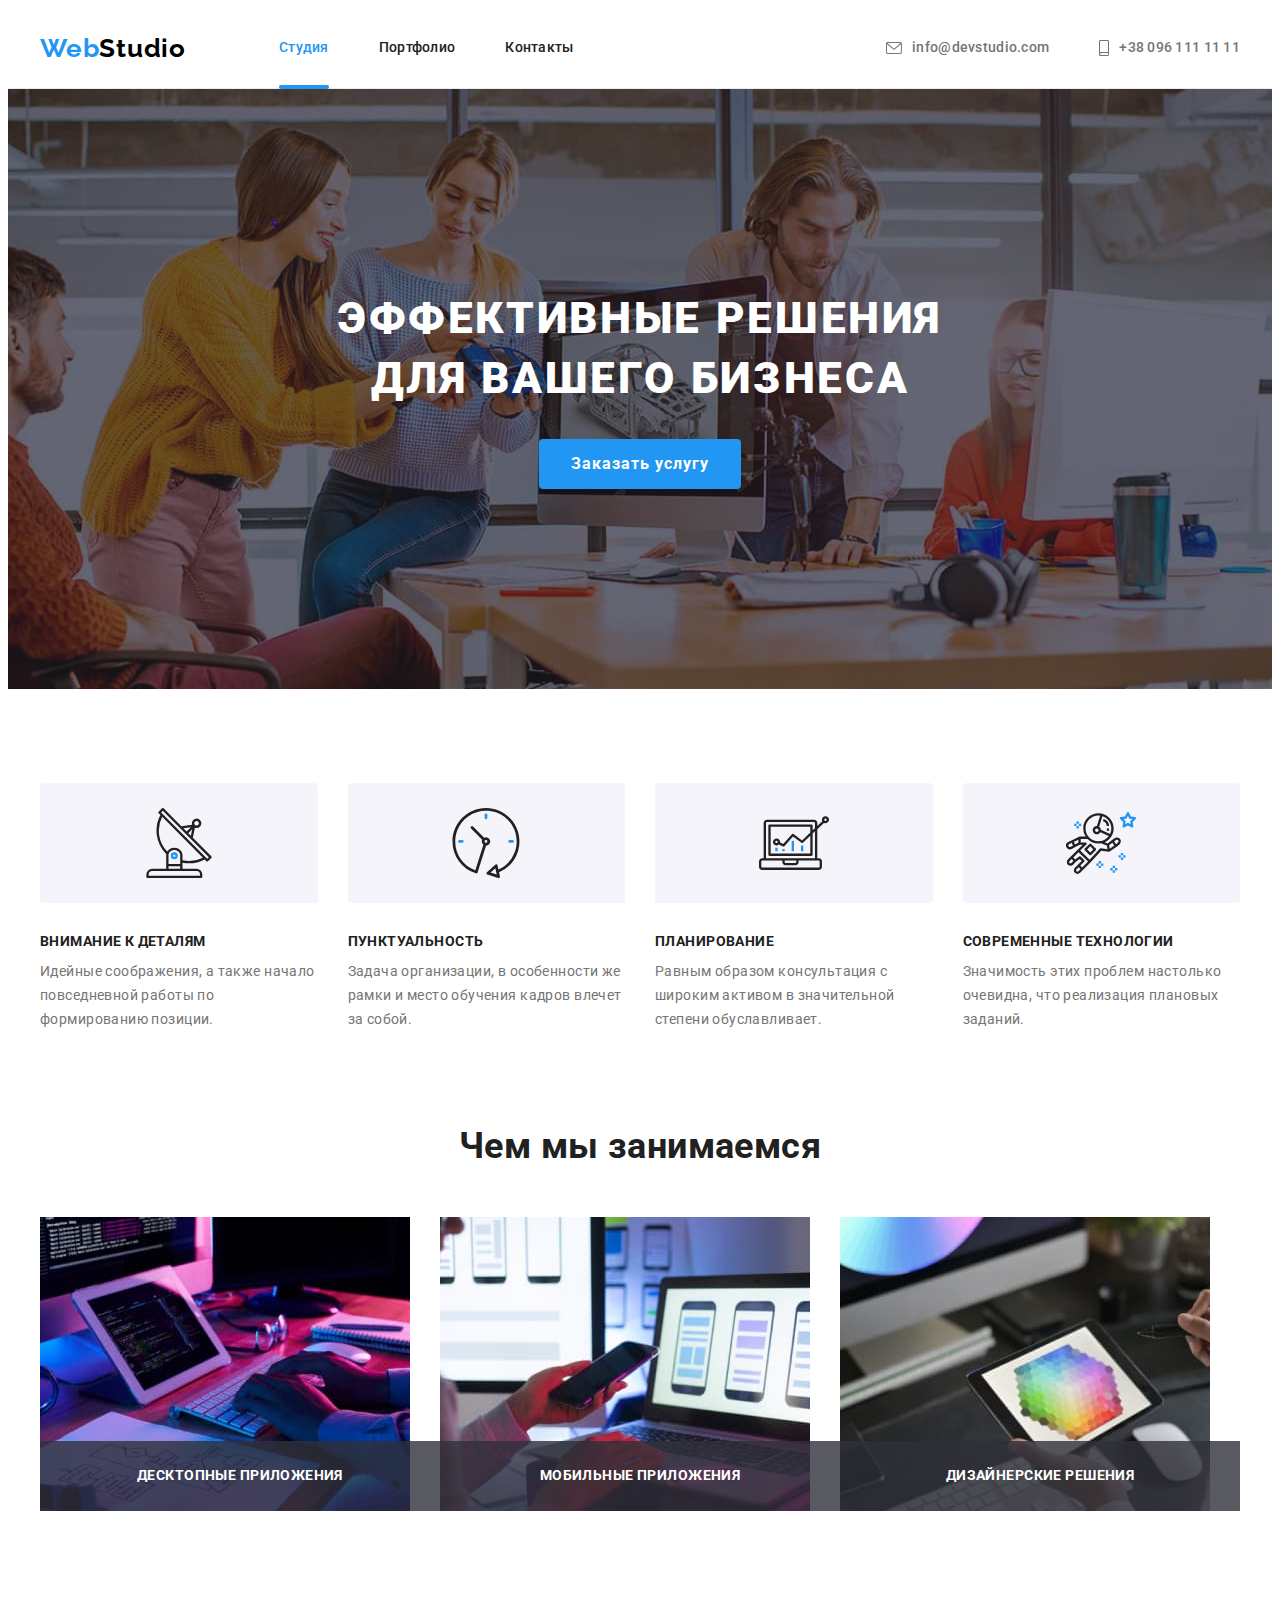
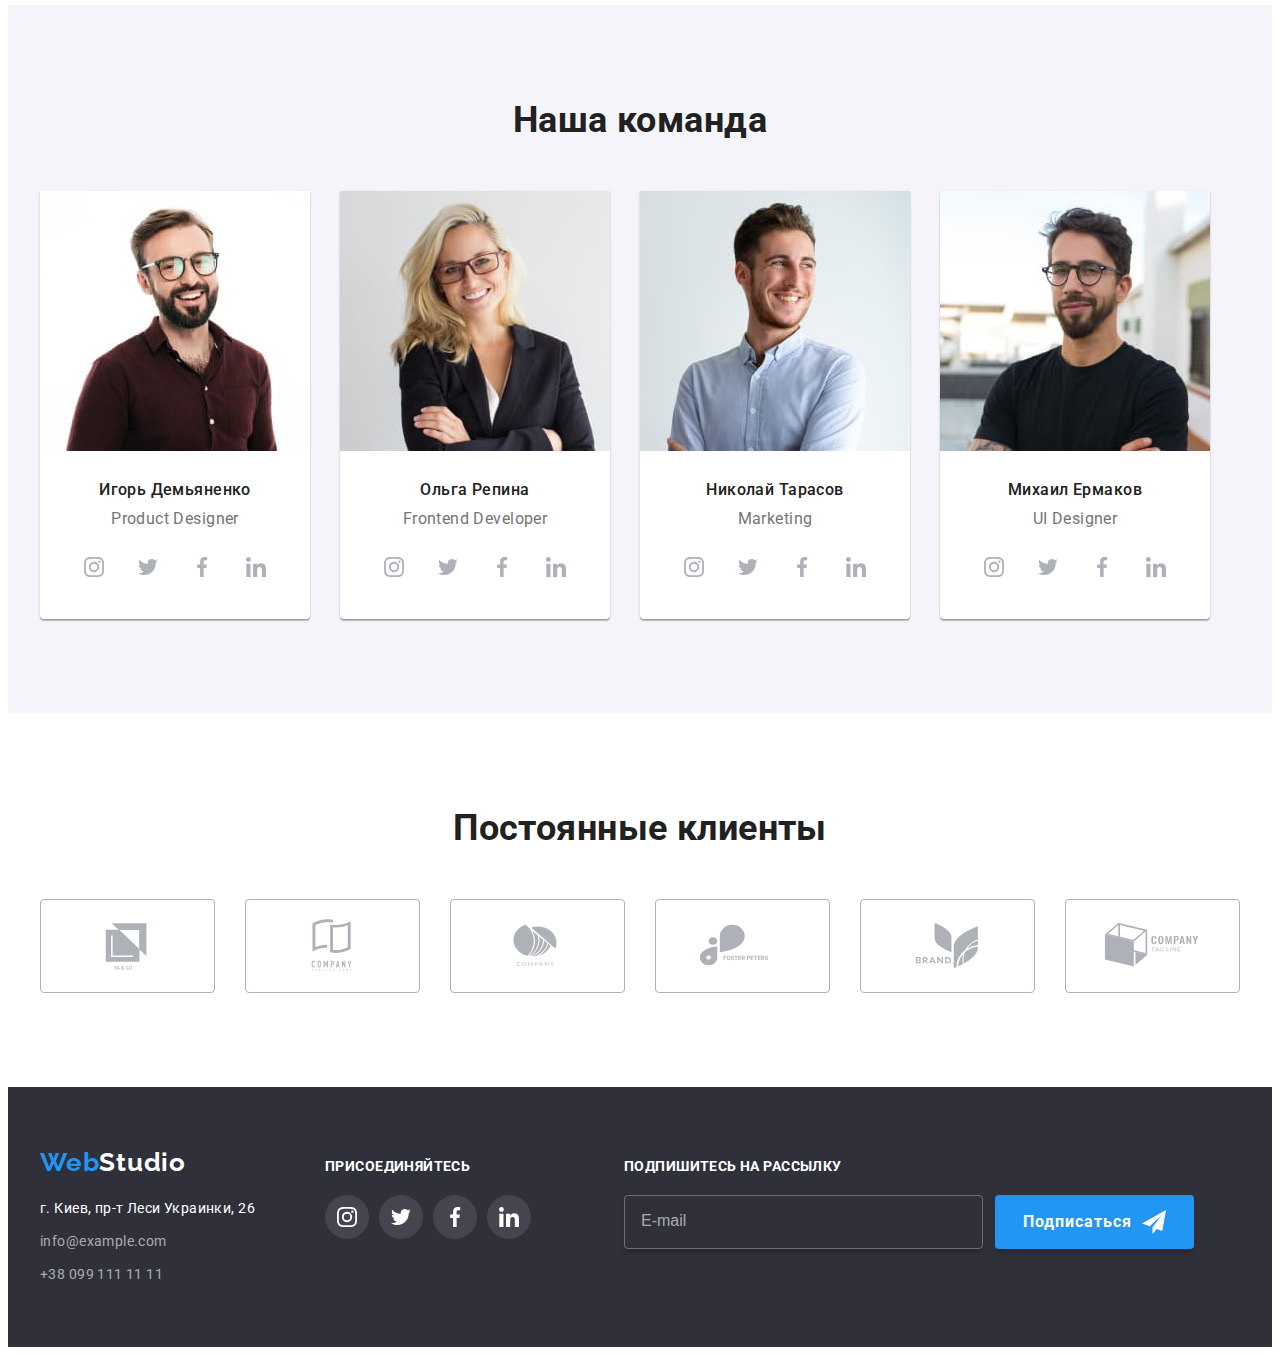
<file: index.html>
<!DOCTYPE html>
<html lang="ru">
  <head>
    <meta charset="UTF-8" />
    <meta http-equiv="X-UA-Compatible" content="IE=edge" />
    <meta name="viewport" content="width=device-width, initial-scale=1.0, user-scalable=no" />
    <title>Студия</title>
    <!-- FONTS -->
    <link rel="preconnect" href="https://fonts.googleapis.com" />
    <link rel="preconnect" href="https://fonts.gstatic.com" crossorigin />
    <link
      href="https://fonts.googleapis.com/css2?family=Raleway:wght@700&family=Roboto:wght@400;500;700;900&display=swap"
      rel="stylesheet"
    />
    <!-- NORMALIZATION -->
    <link
      rel="stylesheet"
      href="https://cdnjs.cloudflare.com/ajax/libs/modern-normalize/1.1.0/modern-normalize.min.css"
      integrity="sha512-wpPYUAdjBVSE4KJnH1VR1HeZfpl1ub8YT/NKx4PuQ5NmX2tKuGu6U/JRp5y+Y8XG2tV+wKQpNHVUX03MfMFn9Q=="
      crossorigin="anonymous"
      referrerpolicy="no-referrer"
    />
    <!-- CSS -->
    <link rel="stylesheet" href="./css/main.min.css" />
    <!-- JS -->
    <script src="./js/mobile-menu.js" type="module" defer></script>
    <script src="./js/modal.js" type="module" defer></script>
  </head>

  <body>
    <!-- HEADER -->
    <header id="header" class="header">
      <div class="header__container container">
        <!-- NAVIGATION -->
        <nav class="header__nav">
          <a class="header__logo logo" href="./index.html" lang="en">
            Web<span class="logo__second-word">Studio</span>
          </a>
          <ul class="header__pages">
            <li class="header__page">
              <a class="header__page-link header__page-link--active-page" href="./index.html"
                >Студия</a
              >
            </li>

            <li class="header__page">
              <a class="header__page-link" href="./portfolio.html">Портфолио</a>
            </li>

            <li class="header__page">
              <a class="header__page-link" href="./">Контакты</a>
            </li>
          </ul>
        </nav>

        <!-- MENU BUTTON -->
        <button id="toggle-menu" class="header__toggle-menu-button" type="button">
          <svg class="header__button-icon" width="40" height="40">
            <use
              class="header__button-icon-open"
              href="./images/decoration/icons.svg#menu-open"
            ></use>
            <use
              class="header__button-icon-close"
              href="./images/decoration/icons.svg#menu-close"
            ></use>
          </svg>
        </button>

        <!-- CONTACTS -->
        <ul class="header__contacts">
          <li class="header__contact">
            <a class="header__contact-link" href="mailto:info@devstudio.com">
              <svg width="16" height="12" class="header__contact-icon">
                <use href="./images/decoration/icons.svg#envelope"></use>
              </svg>
              info@devstudio.com
            </a>
          </li>

          <li class="header__contact">
            <a class="header__contact-link" href="tel:+380961111111">
              <svg width="10" height="16" class="header__contact-icon">
                <use href="./images/decoration/icons.svg#phone"></use>
              </svg>
              +38 096 111 11 11
            </a>
          </li>
        </ul>

        <!-- SOCIALS -->
        <ul class="header__company-socials">
          <li class="header__social-item">
            <a
              href="https://www.instagram.com"
              class="header__social-link"
              target="_blank"
              rel="noopener noreferrer"
              aria-label="Ссылка на аккаунт в инстаграме"
              >Instagram
            </a>
          </li>
          <li class="header__social-item">
            <a
              href="https://www.twitter.com"
              class="header__social-link"
              target="_blank"
              rel="noopener noreferrer"
              aria-label="Ссылка на аккаунт в твиттере"
            >
              Twitter
            </a>
          </li>
          <li class="header__social-item">
            <a
              href="https://www.facebook.com"
              class="header__social-link"
              target="_blank"
              rel="noopener noreferrer"
              aria-label="Ссылка на аккаунт в фейсбуке"
            >
              Facebook
            </a>
          </li>
          <li class="header__social-item">
            <a
              href="https://www.linkedin.com"
              class="header__social-link"
              target="_blank"
              rel="noopener noreferrer"
              aria-label="Ссылка на аккаунт в линкедин"
              >LinkedIn</a
            >
          </li>
        </ul>
      </div>
    </header>

    <!-- MAIN -->
    <main>
      <!-- HERO -->
      <section class="section-hero">
        <div class="container">
          <h1 class="section-hero__section-title">Эффективные решения для вашего бизнеса</h1>
          <button id="section-hero__button" class="section-hero__button" type="button">
            Заказать услугу
          </button>
        </div>
      </section>

      <section class="section-advantages">
        <div class="container">
          <h2 class="section-advantages__section-title">Наши преимущества</h2>
          <ul class="section-advantages__advantages-list">
            <li class="section-advantages__advantage">
              <div class="section-advantages__icon-wrapper">
                <svg class="section-advantages__icon" width="70" height="70">
                  <use href="./images/decoration/icons.svg#antenna"></use>
                </svg>
              </div>
              <h3 class="section-advantages__subtitle">Внимание к деталям</h3>
              <p class="section-advantages__text">
                Идейные соображения, а также начало повседневной работы по формированию позиции.
              </p>
            </li>

            <li class="section-advantages__advantage">
              <div class="section-advantages__icon-wrapper">
                <svg class="section-advantages__icon" width="70" height="70">
                  <use href="./images/decoration/icons.svg#clock"></use>
                </svg>
              </div>
              <h3 class="section-advantages__subtitle">Пунктуальность</h3>
              <p class="section-advantages__text">
                Задача организации, в особенности же рамки и место обучения кадров влечет за собой.
              </p>
            </li>

            <li class="section-advantages__advantage">
              <div class="section-advantages__icon-wrapper">
                <svg class="section-advantages__icon" width="70" height="70">
                  <use href="./images/decoration/icons.svg#diagram"></use>
                </svg>
              </div>
              <h3 class="section-advantages__subtitle">Планирование</h3>
              <p class="section-advantages__text">
                Равным образом консультация с широким активом в значительной степени обуславливает.
              </p>
            </li>

            <li class="section-advantages__advantage">
              <div class="section-advantages__icon-wrapper">
                <svg class="section-advantages__icon" width="70" height="70">
                  <use href="./images/decoration/icons.svg#astronaut"></use>
                </svg>
              </div>
              <h3 class="section-advantages__subtitle">Современные технологии</h3>
              <p class="section-advantages__text">
                Значимость этих проблем настолько очевидна, что реализация плановых заданий.
              </p>
            </li>
          </ul>
        </div>
      </section>

      <section class="section-services">
        <div class="container">
          <h2 class="section-services__section-title">Чем мы занимаемся</h2>
          <ul class="section-services__services-list">
            <li class="section-services__service">
              <div class="section-services__img-wrapper">
                <img
                  class="section-services__img"
                  srcset="
                    ./images/content/our-work/whatwedo_1.jpg    1x,
                    ./images/content/our-work/whatwedo_1@2x.jpg 2x
                  "
                  src="./images/content/our-work/whatwedo_1.jpg"
                  alt="Человек набирает текст на планшете за рабочим столом"
                  width="370"
                  height="294"
                />
                <h3 class="section-services__img-description">Десктопные приложения</h3>
              </div>
            </li>
            <li class="section-services__service">
              <div class="section-services__img-wrapper">
                <img
                  class="section-services__img"
                  srcset="
                    ./images/content/our-work/whatwedo_2.jpg    1x,
                    ./images/content/our-work/whatwedo_2@2x.jpg 2x
                  "
                  src="./images/content/our-work/whatwedo_2.jpg"
                  alt="Человек работает за ноутбуком"
                  width="370"
                  height="294"
                />
                <h3 class="section-services__img-description">Мобильные приложения</h3>
              </div>
            </li>
            <li class="section-services__service">
              <div class="section-services__img-wrapper">
                <img
                  class="section-services__img"
                  srcset="
                    ./images/content/our-work/whatwedo_3.jpg    1x,
                    ./images/content/our-work/whatwedo_3@2x.jpg 2x
                  "
                  src="./images/content/our-work/whatwedo_3.jpg"
                  alt="Человек рассматривает цветовую палитру на планшете"
                  width="370"
                  height="294"
                />
                <h3 class="section-services__img-description">Дизайнерские решения</h3>
              </div>
            </li>
          </ul>
        </div>
      </section>

      <section class="section-team">
        <div class="container">
          <h2 class="section-team__section-title">Наша команда</h2>
          <ul class="section-team__team-list">
            <li class="section-team__card">
              <div class="section-team__img-wrapper">
                <img
                  class="section-team__photo"
                  srcset="
                    ./images/content/team/employee_1_270.jpg    270w,
                    ./images/content/team/employee_1_354.jpg    354w,
                    ./images/content/team/employee_1_450.jpg    450w,
                    ./images/content/team/employee_1_450@2x.jpg 900w
                  "
                  sizes="(min-width: 1200px) 270px, (min-width: 768px) 354px, 450px"
                  src="./images/content/team/employee_1_270.jpg"
                  alt="Улыбающийся мужчина в очках"
                  width="270"
                  height="260"
                />
              </div>
              <div class="section-team__card-meta">
                <h3 class="section-team__meta-subtitle">Игорь Демьяненко</h3>
                <p class="section-team__meta-description" lang="en">Product Designer</p>

                <ul class="socials">
                  <li class="socials__social">
                    <a
                      href="https://www.instagram.com"
                      class="socials__link"
                      target="_blank"
                      rel="noopener noreferrer"
                      aria-label="Ссылка на аккаунт в инстаграме"
                    >
                      <svg
                        class="socials__icon"
                        width="20"
                        height="20"
                        aria-label="Ссылка на аккаунт в инстаграме"
                      >
                        <use href="./images/decoration/icons.svg#logo-instagram"></use>
                      </svg>
                    </a>
                  </li>
                  <li class="socials__social">
                    <a
                      href="https://www.twitter.com"
                      class="socials__link"
                      target="_blank"
                      rel="noopener noreferrer"
                      aria-label="Ссылка на аккаунт в твиттере"
                    >
                      <svg class="socials__icon" width="20" height="20">
                        <use href="./images/decoration/icons.svg#logo-twitter"></use>
                      </svg>
                    </a>
                  </li>
                  <li class="socials__social">
                    <a
                      href="https://www.facebook.com"
                      class="socials__link"
                      target="_blank"
                      rel="noopener noreferrer"
                      aria-label="Ссылка на аккаунт в фейсбуке"
                    >
                      <svg class="socials__icon" width="20" height="20">
                        <use href="./images/decoration/icons.svg#logo-facebook"></use>
                      </svg>
                    </a>
                  </li>
                  <li class="socials__social">
                    <a
                      href="https://www.linkedin.com"
                      class="socials__link"
                      target="_blank"
                      rel="noopener noreferrer"
                      aria-label="Ссылка на аккаунт в линкедин"
                    >
                      <svg class="socials__icon" width="20" height="20">
                        <use href="./images/decoration/icons.svg#logo-linkedin"></use>
                      </svg>
                    </a>
                  </li>
                </ul>
              </div>
            </li>

            <li class="section-team__card">
              <div class="section-team__img-wrapper">
                <img
                  class="section-team__photo"
                  srcset="
                    ./images/content/team/employee_2_270.jpg    270w,
                    ./images/content/team/employee_2_354.jpg    354w,
                    ./images/content/team/employee_2_450.jpg    450w,
                    ./images/content/team/employee_2_450@2x.jpg 900w
                  "
                  sizes="(min-width: 1200px) 270px, (min-width: 768px) 354px, 450px"
                  src="./images/content/team/employee_2_270.jpg"
                  alt="Улыбающаяся женщина в очках"
                  width="270"
                  height="260"
                />
              </div>
              <div class="section-team__card-meta">
                <h3 class="section-team__meta-subtitle">Ольга Репина</h3>
                <p class="section-team__meta-description" lang="en">Frontend Developer</p>

                <ul class="socials">
                  <li class="socials__social">
                    <a
                      href="https://www.instagram.com"
                      class="socials__link"
                      target="_blank"
                      rel="noopener noreferrer"
                      aria-label="Ссылка на аккаунт в инстаграме"
                    >
                      <svg
                        class="socials__icon"
                        width="20"
                        height="20"
                        aria-label="Ссылка на аккаунт в инстаграме"
                      >
                        <use href="./images/decoration/icons.svg#logo-instagram"></use>
                      </svg>
                    </a>
                  </li>
                  <li class="socials__social">
                    <a
                      href="https://www.twitter.com"
                      class="socials__link"
                      target="_blank"
                      rel="noopener noreferrer"
                      aria-label="Ссылка на аккаунт в твиттере"
                    >
                      <svg class="socials__icon" width="20" height="20">
                        <use href="./images/decoration/icons.svg#logo-twitter"></use>
                      </svg>
                    </a>
                  </li>
                  <li class="socials__social">
                    <a
                      href="https://www.facebook.com"
                      class="socials__link"
                      target="_blank"
                      rel="noopener noreferrer"
                      aria-label="Ссылка на аккаунт в фейсбуке"
                    >
                      <svg class="socials__icon" width="20" height="20">
                        <use href="./images/decoration/icons.svg#logo-facebook"></use>
                      </svg>
                    </a>
                  </li>
                  <li class="socials__social">
                    <a
                      href="https://www.linkedin.com"
                      class="socials__link"
                      target="_blank"
                      rel="noopener noreferrer"
                      aria-label="Ссылка на аккаунт в линкедине"
                    >
                      <svg class="socials__icon" width="20" height="20">
                        <use href="./images/decoration/icons.svg#logo-linkedin"></use>
                      </svg>
                    </a>
                  </li>
                </ul>
              </div>
            </li>

            <li class="section-team__card">
              <div class="section-team__img-wrapper">
                <img
                  class="section-team__photo"
                  srcset="
                    ./images/content/team/employee_3_270.jpg    270w,
                    ./images/content/team/employee_3_354.jpg    354w,
                    ./images/content/team/employee_3_450.jpg    450w,
                    ./images/content/team/employee_3_450@2x.jpg 900w
                  "
                  sizes="(min-width: 1200px) 270px, (min-width: 768px) 354px, 450px"
                  src="./images/content/team/employee_3_270.jpg"
                  alt="Улыбающийся мужчина"
                  width="270"
                  height="260"
                />
              </div>
              <div class="section-team__card-meta">
                <h3 class="section-team__meta-subtitle">Николай Тарасов</h3>
                <p class="section-team__meta-description" lang="en">Marketing</p>

                <ul class="socials">
                  <li class="socials__social">
                    <a
                      href="https://www.instagram.com"
                      class="socials__link"
                      target="_blank"
                      rel="noopener noreferrer"
                      aria-label="Ссылка на аккаунт в инстаграме"
                    >
                      <svg
                        class="socials__icon"
                        width="20"
                        height="20"
                        aria-label="Ссылка на аккаунт в инстаграме"
                      >
                        <use href="./images/decoration/icons.svg#logo-instagram"></use>
                      </svg>
                    </a>
                  </li>
                  <li class="socials__social">
                    <a
                      href="https://www.twitter.com"
                      class="socials__link"
                      target="_blank"
                      rel="noopener noreferrer"
                      aria-label="Ссылка на аккаунт в твиттере"
                    >
                      <svg class="socials__icon" width="20" height="20">
                        <use href="./images/decoration/icons.svg#logo-twitter"></use>
                      </svg>
                    </a>
                  </li>
                  <li class="socials__social">
                    <a
                      href="https://www.facebook.com"
                      class="socials__link"
                      target="_blank"
                      rel="noopener noreferrer"
                      aria-label="Ссылка на аккаунт в фейсбуке"
                    >
                      <svg class="socials__icon" width="20" height="20">
                        <use href="./images/decoration/icons.svg#logo-facebook"></use>
                      </svg>
                    </a>
                  </li>
                  <li class="socials__social">
                    <a
                      href="https://www.linkedin.com"
                      class="socials__link"
                      target="_blank"
                      rel="noopener noreferrer"
                      aria-label="Ссылка на аккаунт в линкедине"
                    >
                      <svg class="socials__icon" width="20" height="20">
                        <use href="./images/decoration/icons.svg#logo-linkedin"></use>
                      </svg>
                    </a>
                  </li>
                </ul>
              </div>
            </li>

            <li class="section-team__card">
              <div class="section-team__img-wrapper">
                <img
                  class="section-team__photo"
                  srcset="
                    ./images/content/team/employee_4_270.jpg    270w,
                    ./images/content/team/employee_4_354.jpg    354w,
                    ./images/content/team/employee_4_450.jpg    450w,
                    ./images/content/team/employee_4_450@2x.jpg 900w
                  "
                  sizes="(min-width: 1200px) 270px, (min-width: 768px) 354px, 450px"
                  src="./images/content/team/employee_4_270.jpg"
                  alt="Улыбающийся мужчина в очках"
                  width="270"
                  height="260"
                />
              </div>
              <div class="section-team__card-meta">
                <h3 class="section-team__meta-subtitle">Михаил Ермаков</h3>
                <p class="section-team__meta-description" lang="en">UI Designer</p>

                <ul class="socials">
                  <li class="socials__social">
                    <a
                      href="https://www.instagram.com"
                      class="socials__link"
                      target="_blank"
                      rel="noopener noreferrer"
                      aria-label="Ссылка на аккаунт в инстаграме"
                    >
                      <svg
                        class="socials__icon"
                        width="20"
                        height="20"
                        aria-label="Ссылка на аккаунт в инстаграме"
                      >
                        <use href="./images/decoration/icons.svg#logo-instagram"></use>
                      </svg>
                    </a>
                  </li>
                  <li class="socials__social">
                    <a
                      href="https://www.twitter.com"
                      class="socials__link"
                      target="_blank"
                      rel="noopener noreferrer"
                      aria-label="Ссылка на аккаунт в твиттере"
                    >
                      <svg class="socials__icon" width="20" height="20">
                        <use href="./images/decoration/icons.svg#logo-twitter"></use>
                      </svg>
                    </a>
                  </li>
                  <li class="socials__social">
                    <a
                      href="https://www.facebook.com"
                      class="socials__link"
                      target="_blank"
                      rel="noopener noreferrer"
                      aria-label="Ссылка на аккаунт в фейсбуке"
                    >
                      <svg class="socials__icon" width="20" height="20">
                        <use href="./images/decoration/icons.svg#logo-facebook"></use>
                      </svg>
                    </a>
                  </li>
                  <li class="socials__social">
                    <a
                      href="https://www.linkedin.com"
                      class="socials__link"
                      target="_blank"
                      rel="noopener noreferrer"
                      aria-label="Ссылка на аккаунт в линкедине"
                    >
                      <svg class="socials__icon" width="20" height="20">
                        <use href="./images/decoration/icons.svg#logo-linkedin"></use>
                      </svg>
                    </a>
                  </li>
                </ul>
              </div>
            </li>
          </ul>
        </div>
      </section>

      <section class="section-clients">
        <div class="container">
          <h2 class="section-clients__section-title">Постоянные клиенты</h2>
          <ul class="section-clients__clients-list">
            <li class="section-clients__client">
              <a
                href="./"
                class="section-clients__link"
                target="_blank"
                rel="noopener noreferrer"
                aria-label="Ссылка на страницу клиента 1"
              >
                <svg width="106" height="60" class="section-clients__icon">
                  <use href="./images/decoration/icons.svg#logo-client-1"></use>
                </svg>
              </a>
            </li>

            <li class="section-clients__client">
              <a
                href="./"
                class="section-clients__link"
                target="_blank"
                rel="noopener noreferrer"
                aria-label="Ссылка на страницу клиента 2"
              >
                <svg width="106" height="60" class="section-clients__icon">
                  <use href="./images/decoration/icons.svg#logo-client-2"></use>
                </svg>
              </a>
            </li>

            <li class="section-clients__client">
              <a
                href="./"
                class="section-clients__link"
                target="_blank"
                rel="noopener noreferrer"
                aria-label="Ссылка на страницу клиента 3"
              >
                <svg width="106" height="60" class="section-clients__icon">
                  <use href="./images/decoration/icons.svg#logo-client-3"></use>
                </svg>
              </a>
            </li>

            <li class="section-clients__client">
              <a
                href="./"
                class="section-clients__link"
                target="_blank"
                rel="noopener noreferrer"
                aria-label="Ссылка на страницу клиента 4"
              >
                <svg width="106" height="60" class="section-clients__icon">
                  <use href="./images/decoration/icons.svg#logo-client-4"></use>
                </svg>
              </a>
            </li>

            <li class="section-clients__client">
              <a
                href="./"
                class="section-clients__link"
                target="_blank"
                rel="noopener noreferrer"
                aria-label="Ссылка на страницу клиента 5"
              >
                <svg width="106" height="60" class="section-clients__icon">
                  <use href="./images/decoration/icons.svg#logo-client-5"></use>
                </svg>
              </a>
            </li>

            <li class="section-clients__client">
              <a
                href="./"
                class="section-clients__link"
                target="_blank"
                rel="noopener noreferrer"
                aria-label="Ссылка на страницу клиента 6"
              >
                <svg width="106" height="60" class="section-clients__icon">
                  <use href="./images/decoration/icons.svg#logo-client-6"></use>
                </svg>
              </a>
            </li>
          </ul>
        </div>
      </section>
    </main>

    <!-- FOOTER -->
    <footer class="footer">
      <div class="footer__container container">
        <div class="footer__studio-info">
          <a class="footer__logo logo" href="./index.html" lang="en">
            Web<span class="logo__second-word logo__second-word--light">Studio</span>
          </a>

          <address class="footer__addresses">
            <ul class="footer__addresses-list">
              <li class="footer__address">
                <a
                  class="footer__address-link"
                  href="https://tinyurl.com/yckhjt74"
                  target="_blank"
                  rel="noopener noreferrer"
                >
                  г. Киев, пр-т Леси Украинки, 26
                </a>
              </li>
              <li class="footer__address">
                <a class="footer__address-link" href="mailto:info@example.com">info@example.com</a>
              </li>
              <li class="footer__address">
                <a class="footer__address-link" href="tel:+380991111111">+38 099 111 11 11</a>
              </li>
            </ul>
          </address>
        </div>

        <div class="footer__follow-us">
          <h2 class="footer__follow-subtitle">Присоединяйтесь</h2>
          <ul class="socials">
            <li class="socials__social">
              <a
                href="https://www.instagram.com"
                class="footer__socials-link socials__link"
                target="_blank"
                rel="noopener noreferrer"
                aria-label="Ссылка на аккаунт в инстаграме"
              >
                <svg
                  class="socials__icon"
                  width="20"
                  height="20"
                  aria-label="Ссылка на аккаунт в инстаграме"
                >
                  <use href="./images/decoration/icons.svg#logo-instagram"></use>
                </svg>
              </a>
            </li>
            <li class="socials__social">
              <a
                href="https://www.twitter.com"
                class="footer__socials-link socials__link"
                target="_blank"
                rel="noopener noreferrer"
                aria-label="Ссылка на аккаунт в твиттере"
              >
                <svg class="socials__icon" width="20" height="20">
                  <use href="./images/decoration/icons.svg#logo-twitter"></use>
                </svg>
              </a>
            </li>
            <li class="socials__social">
              <a
                href="https://www.facebook.com"
                class="footer__socials-link socials__link"
                target="_blank"
                rel="noopener noreferrer"
                aria-label="Ссылка на аккаунт в фейсбуке"
              >
                <svg class="socials__icon" width="20" height="20">
                  <use href="./images/decoration/icons.svg#logo-facebook"></use>
                </svg>
              </a>
            </li>
            <li class="socials__social">
              <a
                href="https://www.linkedin.com"
                class="footer__socials-link socials__link"
                target="_blank"
                rel="noopener noreferrer"
                aria-label="Ссылка на аккаунт в линкедине"
              >
                <svg class="socials__icon" width="20" height="20">
                  <use href="./images/decoration/icons.svg#logo-linkedin"></use>
                </svg>
              </a>
            </li>
          </ul>
        </div>

        <form class="footer__subscribe" name="form-subscribe">
          <h2 class="footer__subscribe-subtitle">Подпишитесь на рассылку</h2>
          <input
            class="footer__mail-input"
            name="email"
            type="email"
            placeholder="E-mail"
            aria-label="поле ввода электронной почты"
            required
          />
          <button class="footer__button-send" type="submit">
            Подписаться
            <svg class="footer__button-icon" width="24" height="24">
              <use href="./images/decoration/icons.svg#paperplane"></use>
            </svg>
          </button>
        </form>
      </div>
    </footer>

    <!-- MODAL -->
    <div id="modal" class="modal">
      <div class="modal__window">
        <button
          id="modal__close-button"
          class="modal__close-button"
          type="button"
          aria-label="Кнопка закрытия модального окна"
        >
          <svg class="modal__close-icon" width="18" height="18">
            <use href="./images/decoration/icons.svg#close-cross"></use>
          </svg>
        </button>
        <h2 class="modal__subtitle">Оставьте свои данные, мы вам перезвоним</h2>
        <form class="modal__request-form" name="callback-request">
          <ul class="modal__fields">
            <li class="modal__field">
              <label class="modal__input-label" for="request-name"> Имя </label>
              <input
                class="name modal__input"
                type="text"
                name="name"
                id="request-name"
                placeholder=" "
                autofocus
                required
              />
              <svg class="modal__input-icon" width="18" height="18">
                <use href="./images/decoration/icons.svg#person"></use>
              </svg>
            </li>

            <li class="modal__field">
              <label class="modal__input-label" for="request-phone"> Телефон </label>
              <input
                class="phone modal__input"
                type="tel"
                name="phone"
                id="request-phone"
                placeholder=" "
                required
              />
              <svg class="modal__input-icon" width="18" height="18">
                <use href="./images/decoration/icons.svg#old-phone"></use>
              </svg>
            </li>

            <li class="modal__field">
              <label class="modal__input-label" for="request-mail"> Почта </label>
              <input
                class="mail modal__input"
                type="email"
                name="mail"
                id="request-mail"
                placeholder=" "
                required
              />
              <svg class="modal__input-icon" width="18" height="18">
                <use href="./images/decoration/icons.svg#envelope-2"></use>
              </svg>
            </li>

            <li class="modal__field">
              <label class="modal__input-label" for="request-comment"> Комментарий </label>
              <textarea
                class="modal__input modal__input--commentary"
                name="commentary"
                id="request-comment"
                placeholder="Введите текст"
                autocomplete="off"
                rows="5"
              ></textarea>
            </li>
          </ul>

          <label class="modal__agree-label">
            <input class="modal__agree-checkbox" type="checkbox" name="checkbox-agree" required />
            <svg class="modal__agree-icon" width="16" height="16">
              <use href="./images/decoration/icons.svg#check"></use>
            </svg>
            Соглашаюсь с рассылкой и принимаю&nbsp;
            <a class="modal__agreements-link" href="./">Условия договора</a>
          </label>
          <button class="modal__send-button" type="submit">Отправить</button>
        </form>
      </div>
    </div>
  </body>
</html>
</file>
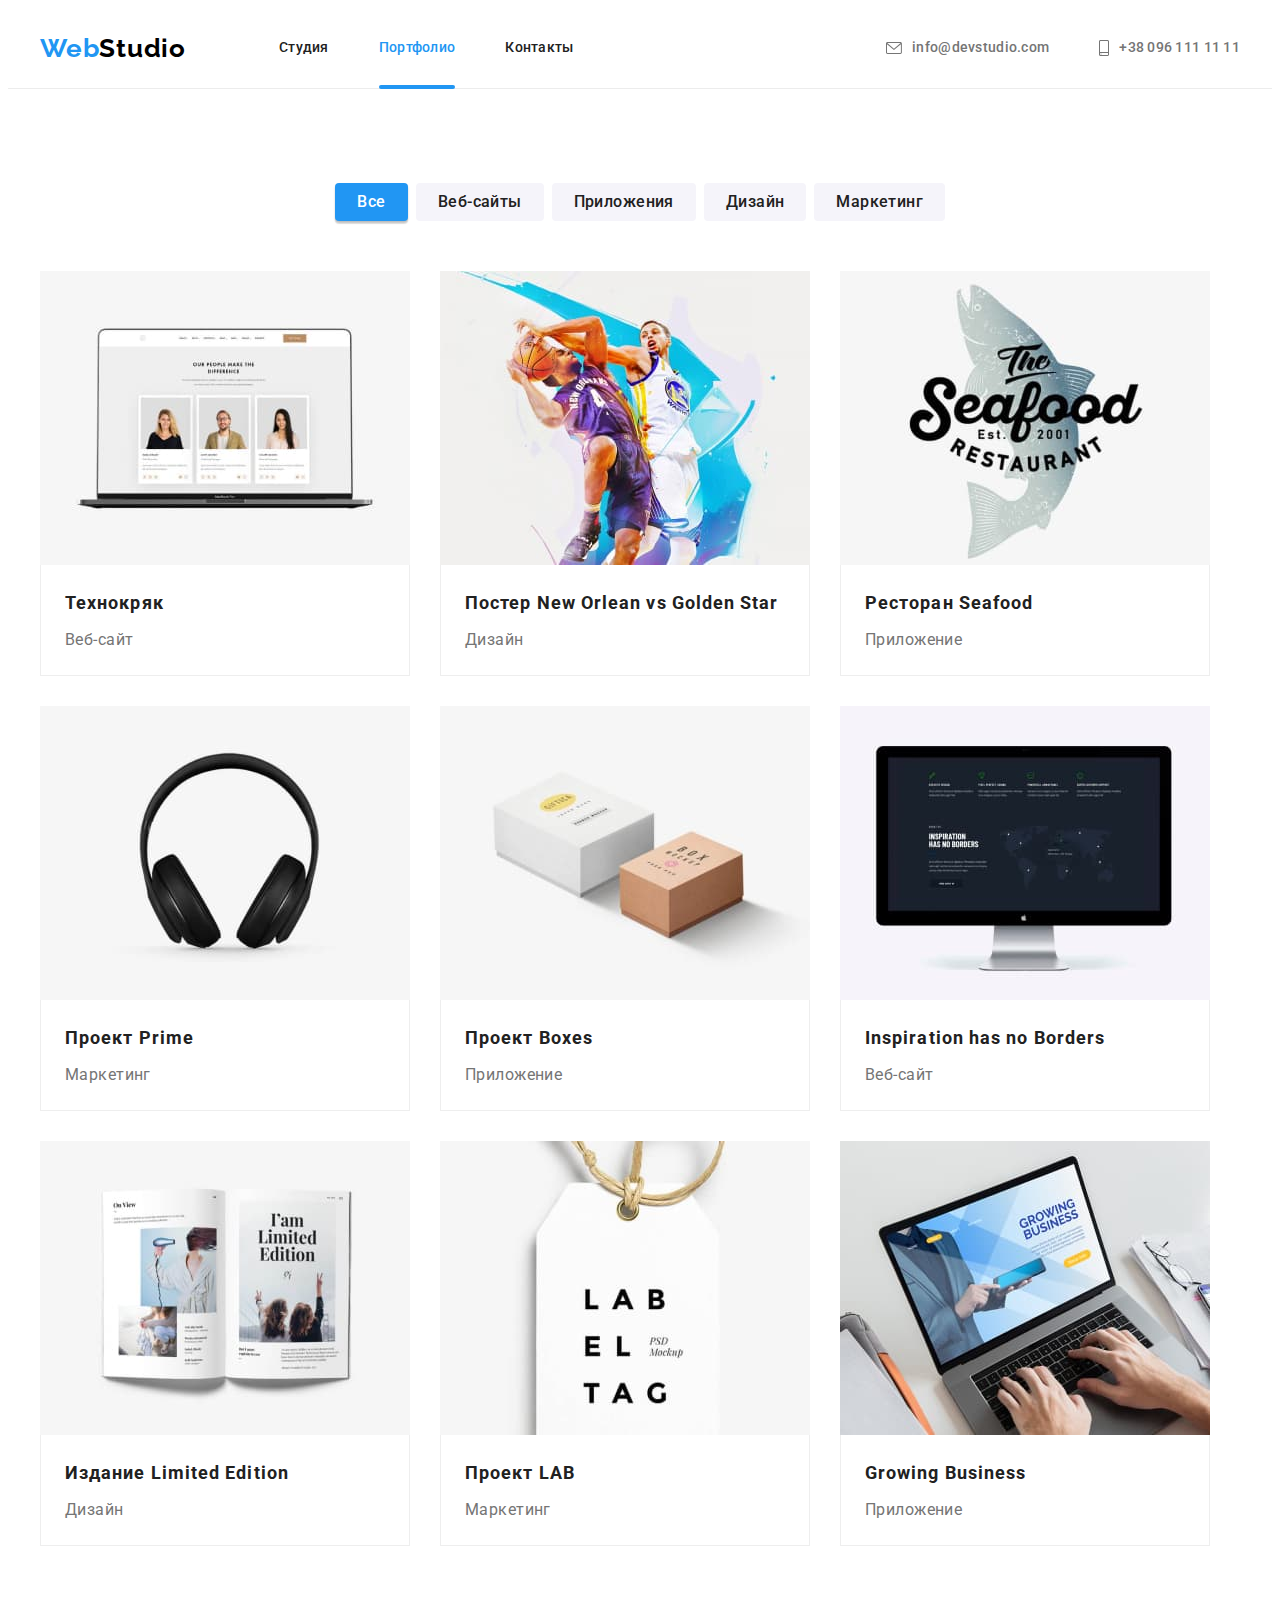
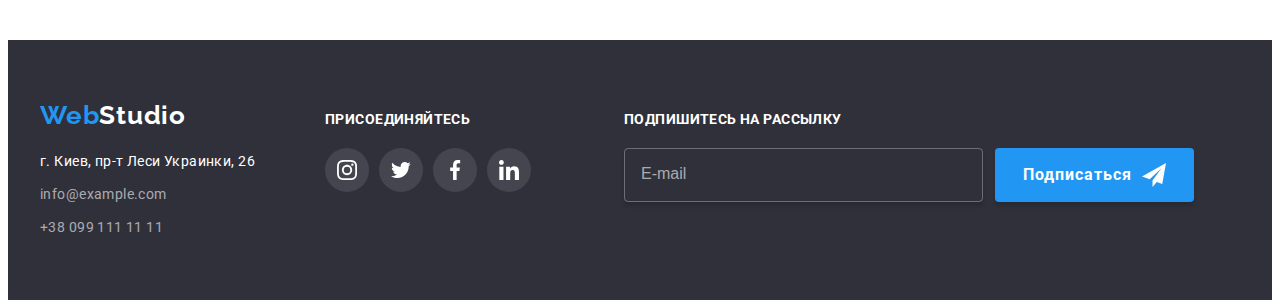
<file: portfolio.html>
<!DOCTYPE html>
<html lang="ru">
  <head>
    <meta charset="UTF-8" />
    <meta http-equiv="X-UA-Compatible" content="IE=edge" />
    <meta name="viewport" content="width=device-width, initial-scale=1.0, user-scalable=no" />
    <title>Портфолио</title>
    <!-- FONTS -->
    <link rel="preconnect" href="https://fonts.googleapis.com" />
    <link rel="preconnect" href="https://fonts.gstatic.com" crossorigin />
    <link
      href="https://fonts.googleapis.com/css2?family=Raleway:wght@700&family=Roboto:wght@400;500;700;900&display=swap"
      rel="stylesheet"
    />
    <!-- NORMALIZATION -->
    <link
      rel="stylesheet"
      href="https://cdnjs.cloudflare.com/ajax/libs/modern-normalize/1.1.0/modern-normalize.min.css"
      integrity="sha512-wpPYUAdjBVSE4KJnH1VR1HeZfpl1ub8YT/NKx4PuQ5NmX2tKuGu6U/JRp5y+Y8XG2tV+wKQpNHVUX03MfMFn9Q=="
      crossorigin="anonymous"
      referrerpolicy="no-referrer"
    />
    <!-- CSS -->
    <link rel="stylesheet" href="./css/main.min.css" />
    <!-- JS -->
    <script src="./js/mobile-menu.js" type="module" defer></script>
    <script src="./js/filters.js" type="module" defer></script>
  </head>

  <body>
    <!-- HEADER -->
    <header id="header" class="header">
      <div class="header__container container">
        <!-- MENU BUTTON -->
        <button id="toggle-menu" class="header__toggle-menu-button" type="button">
          <svg class="header__button-icon" width="40" height="40">
            <use
              class="header__button-icon-open"
              href="./images/decoration/icons.svg#menu-open"
            ></use>
            <use
              class="header__button-icon-close"
              href="./images/decoration/icons.svg#menu-close"
            ></use>
          </svg>
        </button>

        <!-- NAVIGATION -->
        <nav class="header__nav">
          <a class="header__logo logo" href="./index.html" lang="en">
            Web<span class="logo__second-word">Studio</span>
          </a>
          <ul class="header__pages">
            <li class="header__page">
              <a class="header__page-link" href="./index.html">Студия</a>
            </li>

            <li class="header__page">
              <a class="header__page-link header__page-link--active-page" href="./portfolio.html"
                >Портфолио</a
              >
            </li>

            <li class="header__page">
              <a class="header__page-link" href="./">Контакты</a>
            </li>
          </ul>
        </nav>

        <!-- CONTACTS -->
        <ul class="header__contacts">
          <li class="header__contact">
            <a class="header__contact-link" href="mailto:info@devstudio.com">
              <svg width="16" height="12" class="header__contact-icon">
                <use href="./images/decoration/icons.svg#envelope"></use>
              </svg>
              info@devstudio.com
            </a>
          </li>

          <li class="header__contact">
            <a class="header__contact-link" href="tel:+380961111111">
              <svg width="10" height="16" class="header__contact-icon">
                <use href="./images/decoration/icons.svg#phone"></use>
              </svg>
              +38 096 111 11 11
            </a>
          </li>
        </ul>

        <!-- SOCIALS -->
        <ul class="header__company-socials">
          <li class="header__social-item">
            <a
              href="https://www.instagram.com"
              class="header__social-link"
              target="_blank"
              rel="noopener noreferrer"
              aria-label="Ссылка на аккаунт в инстаграме"
              >Instagram
            </a>
          </li>
          <li class="header__social-item">
            <a
              href="https://www.twitter.com"
              class="header__social-link"
              target="_blank"
              rel="noopener noreferrer"
              aria-label="Ссылка на аккаунт в твиттере"
            >
              Twitter
            </a>
          </li>
          <li class="header__social-item">
            <a
              href="https://www.facebook.com"
              class="header__social-link"
              target="_blank"
              rel="noopener noreferrer"
              aria-label="Ссылка на аккаунт в фейсбуке"
            >
              Facebook
            </a>
          </li>
          <li class="header__social-item">
            <a
              href="https://www.linkedin.com"
              class="header__social-link"
              target="_blank"
              rel="noopener noreferrer"
              aria-label="Ссылка на аккаунт в линкедин"
              >LinkedIn</a
            >
          </li>
        </ul>
      </div>
    </header>

    <!-- MAIN -->
    <main>
      <!-- Portfolio section -->
      <section class="section-portfolio">
        <div class="container">
          <!-- HERO -->
          <h1 class="section-portfolio__section-title">Портфолио</h1>

          <!-- filters -->
          <ul id="filters-wrapper" class="section-portfolio__filters">
            <li class="section-portfolio__filter">
              <button
                class="section-portfolio__button-filter section-portfolio__button-filter--active"
                type="button"
                data-filter-type="all"
              >
                Все
              </button>
            </li>

            <li class="section-portfolio__filter">
              <button class="section-portfolio__button-filter" type="button" data-filter-type="web">
                Веб-сайты
              </button>
            </li>

            <li class="section-portfolio__filter">
              <button class="section-portfolio__button-filter" type="button" data-filter-type="app">
                Приложения
              </button>
            </li>

            <li class="section-portfolio__filter">
              <button
                class="section-portfolio__button-filter"
                type="button"
                data-filter-type="design"
              >
                Дизайн
              </button>
            </li>

            <li class="section-portfolio__filter">
              <button
                class="section-portfolio__button-filter"
                type="button"
                data-filter-type="marketing"
              >
                Маркетинг
              </button>
            </li>
          </ul>

          <!-- Cards -->
          <ul class="section-portfolio__projects">
            <li class="section-portfolio__card" data-card-type="web">
              <a class="section-portfolio__card-link" href="./">
                <div class="section-portfolio__img-wrapper">
                  <picture class="section-portfolio__img-pic-wrapper">
                    <source
                      srcset="
                        ./images/content/portfolio/mobile/project-1-450.jpg    450w,
                        ./images/content/portfolio/mobile/project-1-450@2x.jpg 900w
                      "
                      media="(max-width: 767.98px)"
                      sizes="450px"
                    />
                    <source
                      srcset="
                        ./images/content/portfolio/tablet/project-1-354.jpg    354w,
                        ./images/content/portfolio/tablet/project-1-354@2x.jpg 708w
                      "
                      media="(min-width: 768px) and (max-width: 1199.98px)"
                      sizes="354px"
                    />
                    <source
                      srcset="
                        ./images/content/portfolio/desktop/project-1-370.jpg    370w,
                        ./images/content/portfolio/desktop/project-1-370@2x.jpg 740w
                      "
                      media="(min-width: 1200px)"
                      sizes="370px"
                    />
                    <img
                      class="section-portfolio__card-img"
                      src="./images/content/portfolio/tablet/project-1-354.jpg"
                      alt="Ноутбук с открытой страницей веб-сайта в браузере"
                      width="370"
                      height="294"
                    />
                  </picture>
                  <p class="section-portfolio__proj-details">
                    Ресурс предлагает комплексные предложения с разным уровнем функционала и
                    сервисов. Все это позволит посетителю получить исчерпывающие сведения о компании
                    или частном лице.
                  </p>
                </div>
                <div class="section-portfolio__card-meta">
                  <h2 class="section-portfolio__meta-subtitle">Технокряк</h2>
                  <p class="section-portfolio__meta-description">Веб-сайт</p>
                </div>
              </a>
            </li>

            <li class="section-portfolio__card" data-card-type="design">
              <a class="section-portfolio__card-link" href="./">
                <div class="section-portfolio__img-wrapper">
                  <picture class="section-portfolio__img-pic-wrapper">
                    <source
                      srcset="
                        ./images/content/portfolio/mobile/project-2-450.jpg    450w,
                        ./images/content/portfolio/mobile/project-2-450@2x.jpg 900w
                      "
                      media="(max-width: 767.98px)"
                      sizes="450px"
                    />
                    <source
                      srcset="
                        ./images/content/portfolio/tablet/project-2-354.jpg    354w,
                        ./images/content/portfolio/tablet/project-2-354@2x.jpg 708w
                      "
                      media="(min-width: 768px) and (max-width: 1199.98px)"
                      sizes="354px"
                    />
                    <source
                      srcset="
                        ./images/content/portfolio/desktop/project-2-370.jpg    370w,
                        ./images/content/portfolio/desktop/project-2-370@2x.jpg 740w
                      "
                      media="(min-width: 1200px)"
                      sizes="370px"
                    />
                    <img
                      class="section-portfolio__card-img"
                      src="./images/content/portfolio/tablet/project-2-354.jpg"
                      alt="Ноутбук с открытой страницей веб-сайта в браузере"
                      width="370"
                      height="294"
                    />
                  </picture>
                  <p class="section-portfolio__proj-details">
                    Ресурс предлагает комплексные предложения с разным уровнем функционала и
                    сервисов. Все это позволит посетителю получить исчерпывающие сведения о компании
                    или частном лице.
                  </p>
                </div>
                <div class="section-portfolio__card-meta">
                  <h2 class="section-portfolio__meta-subtitle">
                    Постер <span lang="en">New Orlean vs Golden Star</span>
                  </h2>
                  <p class="section-portfolio__meta-description">Дизайн</p>
                </div>
              </a>
            </li>

            <li class="section-portfolio__card" data-card-type="app">
              <a class="section-portfolio__card-link" href="./">
                <div class="section-portfolio__img-wrapper">
                  <picture class="section-portfolio__img-pic-wrapper">
                    <source
                      srcset="
                        ./images/content/portfolio/mobile/project-3-450.jpg    450w,
                        ./images/content/portfolio/mobile/project-3-450@2x.jpg 900w
                      "
                      media="(max-width: 767.98px)"
                      sizes="450px"
                    />
                    <source
                      srcset="
                        ./images/content/portfolio/tablet/project-3-354.jpg    354w,
                        ./images/content/portfolio/tablet/project-3-354@2x.jpg 708w
                      "
                      media="(min-width: 768px) and (max-width: 1199.98px)"
                      sizes="354px"
                    />
                    <source
                      srcset="
                        ./images/content/portfolio/desktop/project-3-370.jpg    370w,
                        ./images/content/portfolio/desktop/project-3-370@2x.jpg 740w
                      "
                      media="(min-width: 1200px)"
                      sizes="370px"
                    />
                    <img
                      class="section-portfolio__card-img"
                      src="./images/content/portfolio/tablet/project-3-354.jpg"
                      alt="Ноутбук с открытой страницей веб-сайта в браузере"
                      width="370"
                      height="294"
                    />
                  </picture>
                  <p class="section-portfolio__proj-details">
                    Ресурс предлагает комплексные предложения с разным уровнем функционала и
                    сервисов. Все это позволит посетителю получить исчерпывающие сведения о компании
                    или частном лице.
                  </p>
                </div>
                <div class="section-portfolio__card-meta">
                  <h2 class="section-portfolio__meta-subtitle">
                    Ресторан <span lang="en">Seafood</span>
                  </h2>
                  <p class="section-portfolio__meta-description">Приложение</p>
                </div>
              </a>
            </li>

            <li class="section-portfolio__card" data-card-type="marketing">
              <a class="section-portfolio__card-link" href="./">
                <div class="section-portfolio__img-wrapper">
                  <picture class="section-portfolio__img-pic-wrapper">
                    <source
                      srcset="
                        ./images/content/portfolio/mobile/project-4-450.jpg    450w,
                        ./images/content/portfolio/mobile/project-4-450@2x.jpg 900w
                      "
                      media="(max-width: 767.98px)"
                      sizes="450px"
                    />
                    <source
                      srcset="
                        ./images/content/portfolio/tablet/project-4-354.jpg    354w,
                        ./images/content/portfolio/tablet/project-4-354@2x.jpg 708w
                      "
                      media="(min-width: 768px) and (max-width: 1199.98px)"
                      sizes="354px"
                    />
                    <source
                      srcset="
                        ./images/content/portfolio/desktop/project-4-370.jpg    370w,
                        ./images/content/portfolio/desktop/project-4-370@2x.jpg 740w
                      "
                      media="(min-width: 1200px)"
                      sizes="370px"
                    />
                    <img
                      class="section-portfolio__card-img"
                      src="./images/content/portfolio/tablet/project-4-354.jpg"
                      alt="Ноутбук с открытой страницей веб-сайта в браузере"
                      width="370"
                      height="294"
                    />
                  </picture>
                  <p class="section-portfolio__proj-details">
                    Ресурс предлагает комплексные предложения с разным уровнем функционала и
                    сервисов. Все это позволит посетителю получить исчерпывающие сведения о компании
                    или частном лице.
                  </p>
                </div>
                <div class="section-portfolio__card-meta">
                  <h2 class="section-portfolio__meta-subtitle">
                    Проект <span lang="en">Prime</span>
                  </h2>
                  <p class="section-portfolio__meta-description">Маркетинг</p>
                </div>
              </a>
            </li>

            <li class="section-portfolio__card" data-card-type="app">
              <a class="section-portfolio__card-link" href="./">
                <div class="section-portfolio__img-wrapper">
                  <picture class="section-portfolio__img-pic-wrapper">
                    <source
                      srcset="
                        ./images/content/portfolio/mobile/project-5-450.jpg    450w,
                        ./images/content/portfolio/mobile/project-5-450@2x.jpg 900w
                      "
                      media="(max-width: 767.98px)"
                      sizes="450px"
                    />
                    <source
                      srcset="
                        ./images/content/portfolio/tablet/project-5-354.jpg    354w,
                        ./images/content/portfolio/tablet/project-5-354@2x.jpg 708w
                      "
                      media="(min-width: 768px) and (max-width: 1199.98px)"
                      sizes="354px"
                    />
                    <source
                      srcset="
                        ./images/content/portfolio/desktop/project-5-370.jpg    370w,
                        ./images/content/portfolio/desktop/project-5-370@2x.jpg 740w
                      "
                      media="(min-width: 1200px)"
                      sizes="370px"
                    />
                    <img
                      class="section-portfolio__card-img"
                      src="./images/content/portfolio/tablet/project-5-354.jpg"
                      alt="Ноутбук с открытой страницей веб-сайта в браузере"
                      width="370"
                      height="294"
                    />
                  </picture>
                  <p class="section-portfolio__proj-details">
                    Ресурс предлагает комплексные предложения с разным уровнем функционала и
                    сервисов. Все это позволит посетителю получить исчерпывающие сведения о компании
                    или частном лице.
                  </p>
                </div>
                <div class="section-portfolio__card-meta">
                  <h2 class="section-portfolio__meta-subtitle">
                    Проект <span lang="en">Boxes</span>
                  </h2>
                  <p class="section-portfolio__meta-description">Приложение</p>
                </div>
              </a>
            </li>

            <li class="section-portfolio__card" data-card-type="web">
              <a class="section-portfolio__card-link" href="./">
                <div class="section-portfolio__img-wrapper">
                  <picture class="section-portfolio__img-pic-wrapper">
                    <source
                      srcset="
                        ./images/content/portfolio/mobile/project-6-450.jpg    450w,
                        ./images/content/portfolio/mobile/project-6-450@2x.jpg 900w
                      "
                      media="(max-width: 767.98px)"
                      sizes="450px"
                    />
                    <source
                      srcset="
                        ./images/content/portfolio/tablet/project-6-354.jpg    354w,
                        ./images/content/portfolio/tablet/project-6-354@2x.jpg 708w
                      "
                      media="(min-width: 768px) and (max-width: 1199.98px)"
                      sizes="354px"
                    />
                    <source
                      srcset="
                        ./images/content/portfolio/desktop/project-6-370.jpg    370w,
                        ./images/content/portfolio/desktop/project-6-370@2x.jpg 740w
                      "
                      media="(min-width: 1200px)"
                      sizes="370px"
                    />
                    <img
                      class="section-portfolio__card-img"
                      src="./images/content/portfolio/tablet/project-6-354.jpg"
                      alt="Ноутбук с открытой страницей веб-сайта в браузере"
                      width="370"
                      height="294"
                    />
                  </picture>
                  <p class="section-portfolio__proj-details">
                    Ресурс предлагает комплексные предложения с разным уровнем функционала и
                    сервисов. Все это позволит посетителю получить исчерпывающие сведения о компании
                    или частном лице.
                  </p>
                </div>
                <div class="section-portfolio__card-meta">
                  <h2 class="section-portfolio__meta-subtitle" lang="en">
                    Inspiration has no Borders
                  </h2>
                  <p class="section-portfolio__meta-description">Веб-сайт</p>
                </div>
              </a>
            </li>

            <li class="section-portfolio__card" data-card-type="design">
              <a class="section-portfolio__card-link" href="./">
                <div class="section-portfolio__img-wrapper">
                  <picture class="section-portfolio__img-pic-wrapper">
                    <source
                      srcset="
                        ./images/content/portfolio/mobile/project-7-450.jpg    450w,
                        ./images/content/portfolio/mobile/project-7-450@2x.jpg 900w
                      "
                      media="(max-width: 767.98px)"
                      sizes="450px"
                    />
                    <source
                      srcset="
                        ./images/content/portfolio/tablet/project-7-354.jpg    354w,
                        ./images/content/portfolio/tablet/project-7-354@2x.jpg 708w
                      "
                      media="(min-width: 768px) and (max-width: 1199.98px)"
                      sizes="354px"
                    />
                    <source
                      srcset="
                        ./images/content/portfolio/desktop/project-7-370.jpg    370w,
                        ./images/content/portfolio/desktop/project-7-370@2x.jpg 740w
                      "
                      media="(min-width: 1200px)"
                      sizes="370px"
                    />
                    <img
                      class="section-portfolio__card-img"
                      src="./images/content/portfolio/tablet/project-7-354.jpg"
                      alt="Ноутбук с открытой страницей веб-сайта в браузере"
                      width="370"
                      height="294"
                    />
                  </picture>
                  <p class="section-portfolio__proj-details">
                    Ресурс предлагает комплексные предложения с разным уровнем функционала и
                    сервисов. Все это позволит посетителю получить исчерпывающие сведения о компании
                    или частном лице.
                  </p>
                </div>
                <div class="section-portfolio__card-meta">
                  <h2 class="section-portfolio__meta-subtitle">
                    Издание <span lang="en">Limited Edition</span>
                  </h2>
                  <p class="section-portfolio__meta-description">Дизайн</p>
                </div>
              </a>
            </li>

            <li class="section-portfolio__card" data-card-type="marketing">
              <a class="section-portfolio__card-link" href="./">
                <div class="section-portfolio__img-wrapper">
                  <picture class="section-portfolio__img-pic-wrapper">
                    <source
                      srcset="
                        ./images/content/portfolio/mobile/project-8-450.jpg    450w,
                        ./images/content/portfolio/mobile/project-8-450@2x.jpg 900w
                      "
                      media="(max-width: 767.98px)"
                      sizes="450px"
                    />
                    <source
                      srcset="
                        ./images/content/portfolio/tablet/project-8-354.jpg    354w,
                        ./images/content/portfolio/tablet/project-8-354@2x.jpg 708w
                      "
                      media="(min-width: 768px) and (max-width: 1199.98px)"
                      sizes="354px"
                    />
                    <source
                      srcset="
                        ./images/content/portfolio/desktop/project-8-370.jpg    370w,
                        ./images/content/portfolio/desktop/project-8-370@2x.jpg 740w
                      "
                      media="(min-width: 1200px)"
                      sizes="370px"
                    />
                    <img
                      class="section-portfolio__card-img"
                      src="./images/content/portfolio/tablet/project-8-354.jpg"
                      alt="Ноутбук с открытой страницей веб-сайта в браузере"
                      width="370"
                      height="294"
                    />
                  </picture>
                  <p class="section-portfolio__proj-details">
                    Ресурс предлагает комплексные предложения с разным уровнем функционала и
                    сервисов. Все это позволит посетителю получить исчерпывающие сведения о компании
                    или частном лице.
                  </p>
                </div>
                <div class="section-portfolio__card-meta">
                  <h2 class="section-portfolio__meta-subtitle">
                    Проект <span lang="en">LAB</span>
                  </h2>
                  <p class="section-portfolio__meta-description">Маркетинг</p>
                </div>
              </a>
            </li>

            <li class="section-portfolio__card" data-card-type="app">
              <a class="section-portfolio__card-link" href="./">
                <div class="section-portfolio__img-wrapper">
                  <picture class="section-portfolio__img-pic-wrapper">
                    <source
                      srcset="
                        ./images/content/portfolio/mobile/project-9-450.jpg    450w,
                        ./images/content/portfolio/mobile/project-9-450@2x.jpg 900w
                      "
                      media="(max-width: 767.98px)"
                      sizes="450px"
                    />
                    <source
                      srcset="
                        ./images/content/portfolio/tablet/project-9-354.jpg    354w,
                        ./images/content/portfolio/tablet/project-9-354@2x.jpg 708w
                      "
                      media="(min-width: 768px) and (max-width: 1199.98px)"
                      sizes="354px"
                    />
                    <source
                      srcset="
                        ./images/content/portfolio/desktop/project-9-370.jpg    370w,
                        ./images/content/portfolio/desktop/project-9-370@2x.jpg 740w
                      "
                      media="(min-width: 1200px)"
                      sizes="370px"
                    />
                    <img
                      class="section-portfolio__card-img"
                      src="./images/content/portfolio/tablet/project-9-354.jpg"
                      alt="Ноутбук с открытой страницей веб-сайта в браузере"
                      width="370"
                      height="294"
                    />
                  </picture>
                  <p class="section-portfolio__proj-details">
                    Ресурс предлагает комплексные предложения с разным уровнем функционала и
                    сервисов. Все это позволит посетителю получить исчерпывающие сведения о компании
                    или частном лице.
                  </p>
                </div>
                <div class="section-portfolio__card-meta">
                  <h2 class="section-portfolio__meta-subtitle" lang="en">Growing Business</h2>
                  <p class="section-portfolio__meta-description">Приложение</p>
                </div>
              </a>
            </li>
          </ul>
        </div>
      </section>
    </main>

    <!-- FOOTER -->
    <footer class="footer">
      <div class="footer__container container">
        <div class="footer__studio-info">
          <a class="footer__logo logo" href="./index.html" lang="en">
            Web<span class="logo__second-word logo__second-word--light">Studio</span>
          </a>

          <address class="footer__addresses">
            <ul class="footer__addresses-list">
              <li class="footer__address">
                <a
                  class="footer__address-link"
                  href="https://tinyurl.com/yckhjt74"
                  target="_blank"
                  rel="noopener noreferrer"
                >
                  г. Киев, пр-т Леси Украинки, 26
                </a>
              </li>
              <li class="footer__address">
                <a class="footer__address-link" href="mailto:info@example.com">info@example.com</a>
              </li>
              <li class="footer__address">
                <a class="footer__address-link" href="tel:+380991111111">+38 099 111 11 11</a>
              </li>
            </ul>
          </address>
        </div>

        <div class="footer__follow-us">
          <h2 class="footer__follow-subtitle">Присоединяйтесь</h2>
          <ul class="socials">
            <li class="socials__social">
              <a
                href="https://www.instagram.com"
                class="footer__socials-link socials__link"
                target="_blank"
                rel="noopener noreferrer"
                aria-label="Ссылка на аккаунт в инстаграме"
              >
                <svg
                  class="socials__icon"
                  width="20"
                  height="20"
                  aria-label="Ссылка на аккаунт в инстаграме"
                >
                  <use href="./images/decoration/icons.svg#logo-instagram"></use>
                </svg>
              </a>
            </li>
            <li class="socials__social">
              <a
                href="https://www.twitter.com"
                class="footer__socials-link socials__link"
                target="_blank"
                rel="noopener noreferrer"
                aria-label="Ссылка на аккаунт в твиттере"
              >
                <svg class="socials__icon" width="20" height="20">
                  <use href="./images/decoration/icons.svg#logo-twitter"></use>
                </svg>
              </a>
            </li>
            <li class="socials__social">
              <a
                href="https://www.facebook.com"
                class="footer__socials-link socials__link"
                target="_blank"
                rel="noopener noreferrer"
                aria-label="Ссылка на аккаунт в фейсбуке"
              >
                <svg class="socials__icon" width="20" height="20">
                  <use href="./images/decoration/icons.svg#logo-facebook"></use>
                </svg>
              </a>
            </li>
            <li class="socials__social">
              <a
                href="https://www.linkedin.com"
                class="footer__socials-link socials__link"
                target="_blank"
                rel="noopener noreferrer"
                aria-label="Ссылка на аккаунт в линкедине"
              >
                <svg class="socials__icon" width="20" height="20">
                  <use href="./images/decoration/icons.svg#logo-linkedin"></use>
                </svg>
              </a>
            </li>
          </ul>
        </div>

        <form class="footer__subscribe" name="form-subscribe">
          <h2 class="footer__subscribe-subtitle">Подпишитесь на рассылку</h2>
          <input
            class="footer__mail-input"
            name="email"
            type="email"
            placeholder="E-mail"
            aria-label="поле ввода электронной почты"
            required
          />
          <button class="footer__button-send" type="submit">
            Подписаться
            <svg class="footer__button-icon" width="24" height="24">
              <use href="./images/decoration/icons.svg#paperplane"></use>
            </svg>
          </button>
        </form>
      </div>
    </footer>
  </body>
</html>
</file>
<file: css/main.min.css>
.section-portfolio__button-filter,.modal__send-button,.section-hero__button,.footer__button-send{font-family:inherit;font-weight:500;font-size:16px;line-height:1.625;letter-spacing:inherit;border-radius:4px;min-width:73px;padding:6px 22px;background-color:#f5f4fa;border-width:0px;color:#212121}.section-portfolio__button-filter:hover,.modal__send-button:hover,.section-hero__button:hover,.footer__button-send:hover,.section-portfolio__button-filter:focus,.modal__send-button:focus,.section-hero__button:focus,.footer__button-send:focus{background-color:#2196f3;-webkit-box-shadow:0px 3px 1px rgba(0,0,0,.1),0px 1px 2px rgba(0,0,0,.08),0px 2px 2px rgba(0,0,0,.12);box-shadow:0px 3px 1px rgba(0,0,0,.1),0px 1px 2px rgba(0,0,0,.08),0px 2px 2px rgba(0,0,0,.12);color:#fff;cursor:pointer}.modal__send-button,.section-hero__button,.footer__button-send{font-weight:700;line-height:1.875;letter-spacing:.06em;padding:10px 32px;background-color:#2196f3;-webkit-box-shadow:0px 4px 4px rgba(0,0,0,.15);box-shadow:0px 4px 4px rgba(0,0,0,.15);color:#fff;-webkit-transition:background-color 250ms cubic-bezier(0.4, 0, 0.2, 1);transition:background-color 250ms cubic-bezier(0.4, 0, 0.2, 1)}.modal__send-button:hover,.section-hero__button:hover,.footer__button-send:hover,.modal__send-button:focus,.section-hero__button:focus,.footer__button-send:focus{background-color:#188ce8;-webkit-box-shadow:0px 4px 4px rgba(0,0,0,.15);box-shadow:0px 4px 4px rgba(0,0,0,.15)}.section-portfolio__card-link,.header__social-link,.logo,.footer__address-link,.header__contact-link,.header__page-link{text-decoration:none;font-style:normal}.section-portfolio__card-link:hover,.header__social-link:hover,.logo:hover,.footer__address-link:hover,.header__contact-link:hover,.header__page-link:hover{cursor:pointer}.footer__address-link,.header__contact-link,.header__page-link{-webkit-transition:color 250ms cubic-bezier(0.4, 0, 0.2, 1);transition:color 250ms cubic-bezier(0.4, 0, 0.2, 1)}.footer__address-link:hover,.header__contact-link:hover,.header__page-link:hover,.footer__address-link:focus,.header__contact-link:focus,.header__page-link:focus{color:#2196f3}.header__container,.section-clients__link,.section-services__img-description,.section-advantages__icon-wrapper,.modal__close-button,.socials__link,.section-portfolio__proj-details,.modal__agree-label,.modal__request-form,.footer__button-send,.header__contact-link,.header__nav{display:-webkit-box;display:-ms-flexbox;display:flex}.section-portfolio__proj-details,.modal__agree-label,.modal__request-form,.footer__button-send,.header__contact-link,.header__nav{-webkit-box-align:center;-ms-flex-align:center;align-items:center}.section-clients__link,.section-services__img-description,.section-advantages__icon-wrapper,.modal__close-button,.socials__link{-webkit-box-align:center;-ms-flex-align:center;align-items:center;-webkit-box-pack:center;-ms-flex-pack:center;justify-content:center}.modal__input,.footer__mail-input{height:40px;border-width:1px;border-radius:4px;border-style:solid;background-color:rgba(0,0,0,0);-webkit-transition:border-color 250ms cubic-bezier(0.4, 0, 0.2, 1);transition:border-color 250ms cubic-bezier(0.4, 0, 0.2, 1)}.modal__input:focus,.footer__mail-input:focus,.modal__input:active,.footer__mail-input:active{border-color:#2196f3}.section-clients__icon,.modal__agree-icon,.modal__close-icon,.footer__button-icon,.header__button-icon,.header__contact-icon,.socials__link{fill:currentColor}.section-portfolio,.section-clients,.section-team,.section-services,.section-advantages,.section-hero,.header{padding-top:60px;padding-bottom:60px;background-color:#fff}@media screen and (min-width: 1200px){.section-portfolio,.section-clients,.section-team,.section-services,.section-advantages,.section-hero,.header{padding-top:94px;padding-bottom:94px}}.section-clients__section-title,.section-team__section-title,.section-services__section-title{font-weight:700;font-size:28px;line-height:1.17;text-align:center;margin-bottom:30px;color:#212121}@media screen and (min-width: 1200px){.section-clients__section-title,.section-team__section-title,.section-services__section-title{font-size:36px;margin-bottom:50px}}.section-portfolio__projects,.section-portfolio__filters,.section-clients__clients-list,.section-team__team-list,.section-services__services-list,.section-advantages__advantages-list,.modal__fields,.footer__addresses-list,.header__company-socials,.header__contacts,.header__pages,.socials{list-style:none}.section-portfolio__section-title,.section-advantages__section-title,.modal__agree-checkbox{position:absolute;width:1px;height:1px;margin:-1px;border:0;padding:0;white-space:nowrap;-webkit-clip-path:inset(100%);clip-path:inset(100%);clip:rect(0 0 0 0);overflow:hidden}a{color:currentColor}button{cursor:pointer}button,p,h1,h2,h3,h4,h5,h6,ul{margin:0;padding:0}img{display:block;height:auto;width:100%;max-width:100%}input:active,input:focus,textarea:active,textarea:focus{outline:none;overflow-x:hidden}body{font-family:"Roboto" , sans-serif;font-weight:400;font-size:14px;line-height:1.72;letter-spacing:.03em;background-color:#fff;color:#757575}.container{margin:0 auto;padding:0 15px}@media screen and (max-width: 767.98px){.container{min-width:320px;max-width:480px}}@media screen and (min-width: 768px)and (max-width: 1199.98px){.container{width:768px}}@media screen and (min-width: 1200px){.container{width:1200px}}.hidden{display:none}.js-animate-card-appearance{opacity:0;-webkit-transform:scaleX(0);transform:scaleX(0)}.logo{font-family:"Raleway" , sans-serif;font-weight:700;font-size:24px;line-height:1.17;letter-spacing:.03em;color:#2196f3}@media screen and (min-width: 1200px){.logo{font-size:26px}}.logo__second-word{color:#000}.logo__second-word--light{color:#fff}.socials{display:-webkit-box;display:-ms-flexbox;display:flex;margin-top:-10px;margin-left:-10px;display:-webkit-inline-box;display:-ms-inline-flexbox;display:inline-flex}.socials__social{margin-top:10px;margin-left:10px;width:44px;height:44px}.socials__link{width:100%;height:100%;border-radius:50%;color:#afb1b8;-webkit-transition:background-color 250ms cubic-bezier(0.4, 0, 0.2, 1) , color 250ms cubic-bezier(0.4, 0, 0.2, 1);transition:background-color 250ms cubic-bezier(0.4, 0, 0.2, 1) , color 250ms cubic-bezier(0.4, 0, 0.2, 1)}.socials__link:hover,.socials__link:focus{background-color:#2196f3;color:#fff}@media screen and (max-width: 767.98px){body{padding-top:60px}body.is-header-fullscreen{overflow:hidden}}.header{font-weight:500;line-height:1.14;letter-spacing:.02em;padding:0px;border-bottom:1px solid #ececec}@media screen and (max-width: 767.98px){.header{position:absolute;top:calc(-100vh + 60px);left:0;width:100vw;height:100vh;z-index:10;-webkit-transition:-webkit-transform 250ms cubic-bezier(0.4, 0, 0.2, 1);transition:-webkit-transform 250ms cubic-bezier(0.4, 0, 0.2, 1);transition:transform 250ms cubic-bezier(0.4, 0, 0.2, 1);transition:transform 250ms cubic-bezier(0.4, 0, 0.2, 1), -webkit-transform 250ms cubic-bezier(0.4, 0, 0.2, 1)}body.is-header-fullscreen .header{padding-bottom:48px;-webkit-transform:translateY(calc(100% - 60px));transform:translateY(calc(100% - 60px));overflow-y:auto}}.header__container{position:relative}@media screen and (max-width: 767.98px){body.is-header-fullscreen .header__container{-webkit-box-orient:vertical;-webkit-box-direction:normal;-ms-flex-direction:column;flex-direction:column;padding-left:40px;height:100%}}@media screen and (min-width: 768px){.header__container{display:-webkit-box;display:-ms-flexbox;display:flex;-webkit-box-align:center;-ms-flex-align:center;align-items:center;-webkit-box-pack:center;-ms-flex-pack:center;justify-content:center}}@media screen and (max-width: 767.98px){.header__nav{margin-right:auto}}.header__logo{margin-bottom:0px}@media screen and (max-width: 767.98px){.header__logo{position:relative;top:0;-webkit-transform:translateY(calc(100vh - 100% - (60px - 100%) / 2));transform:translateY(calc(100vh - 100% - (60px - 100%) / 2))}body.is-header-fullscreen .header__logo{display:none}}@media screen and (min-width: 768px){.header__logo{margin-right:88px}}@media screen and (min-width: 1200px){.header__logo{margin-right:93px}}.header__pages{color:#212121}@media screen and (max-width: 767.98px){.header__pages{font-weight:500;font-size:40px;line-height:1.175;display:none;padding-top:48px}body.is-header-fullscreen .header__pages{display:block}}@media screen and (min-width: 768px){.header__pages{display:-webkit-box;display:-ms-flexbox;display:flex;-webkit-box-align:center;-ms-flex-align:center;align-items:center}}@media screen and (max-width: 767.98px){.header__page:not(:last-child){margin-bottom:32px}}@media screen and (min-width: 768px){.header__page:not(:last-child){margin-right:50px}}@media screen and (min-width: 768px){.header__page-link{display:block;padding:32px 0}}.header__page-link--active-page{position:relative;color:#2196f3}@media screen and (min-width: 768px){.header__page-link--active-page::after{content:"";position:absolute;left:0;bottom:-1px;width:100%;height:4px;border-radius:2px;background-color:currentColor}}@media screen and (max-width: 767.98px){.header__contacts{display:none;-webkit-box-orient:vertical;-webkit-box-direction:reverse;-ms-flex-direction:column-reverse;flex-direction:column-reverse;margin-top:auto;margin-bottom:64px}body.is-header-fullscreen .header__contacts{display:-webkit-box;display:-ms-flexbox;display:flex}}@media screen and (max-width: 1199.98px){.header__contacts{font-size:12px;line-height:1.166}}@media screen and (min-width: 768px)and (max-width: 1199.98px){.header__contacts{width:138px}}@media screen and (min-width: 768px){.header__contacts{margin-left:auto}}@media screen and (min-width: 1200px){.header__contacts{display:-webkit-box;display:-ms-flexbox;display:flex;-webkit-box-align:center;-ms-flex-align:center;align-items:center}}@media screen and (max-width: 767.98px){.header__contact:nth-child(1){font-size:24px;line-height:1.17}.header__contact:nth-child(2){font-size:34px;line-height:1.18;margin-bottom:32px;color:#2196f3}}@media screen and (min-width: 768px)and (max-width: 1199.98px){.header__contact:not(:last-child){display:block;margin-bottom:10px}}@media screen and (min-width: 1200px){.header__contact:not(:last-child){margin-right:50px}}.header__contact-link{white-space:nowrap}@media screen and (min-width: 1200px){.header__contact-link{padding:32px 0}}.header__contact-icon{margin-right:8px}@media screen and (max-width: 767.98px){.header__contact-icon{display:none}}@media screen and (max-width: 1199.98px){.header__contact-icon{-webkit-transform:scale(0.875);transform:scale(0.875)}}@media screen and (min-width: 1200px){.header__contact-icon{margin-right:10px}}.header__company-socials{display:none;-ms-flex-wrap:wrap;flex-wrap:wrap}@media screen and (max-width: 767.98px){body.is-header-fullscreen .header__company-socials{display:-webkit-box;display:-ms-flexbox;display:flex;-webkit-box-align:center;-ms-flex-align:center;align-items:center}}@media screen and (min-width: 768px){.header__company-socials{display:none}}.header__social-item{position:relative;font-size:18px;line-height:1.22;font-weight:500;color:#2196f3}.header__social-item:not(:last-child){margin-right:20px}.header__social-item:not(:last-child)::after{position:absolute;content:"";top:0;right:-10px;width:1px;height:100%;background-color:rgba(33,33,33,.1)}@media screen and (max-width: 767.98px){.header__toggle-menu-button{position:absolute;-webkit-transform:translateY(calc(100vh - 100% - (60px - 100%) / 2));transform:translateY(calc(100vh - 100% - (60px - 100%) / 2));width:40px;height:40px;right:15px;top:0;border:none;background-color:rgba(0,0,0,0);color:#000;-webkit-transition:-webkit-transform 250ms cubic-bezier(0.4, 0, 0.2, 1);transition:-webkit-transform 250ms cubic-bezier(0.4, 0, 0.2, 1);transition:transform 250ms cubic-bezier(0.4, 0, 0.2, 1);transition:transform 250ms cubic-bezier(0.4, 0, 0.2, 1), -webkit-transform 250ms cubic-bezier(0.4, 0, 0.2, 1)}body.is-header-fullscreen .header__toggle-menu-button{-webkit-transform:translateY(calc((60px - 100%) / 2));transform:translateY(calc((60px - 100%) / 2))}}@media screen and (min-width: 768px){.header__toggle-menu-button{display:none}}body.is-header-fullscreen .header__button-icon-open{display:none}body:not(.is-header-fullscreen) .header__button-icon-close{display:none}.footer{padding:60px 0;background-color:#2f303a}@media screen and (max-width: 1199.98px){.footer__container{text-align:center}}@media screen and (min-width: 768px){.footer__container{display:-webkit-box;display:-ms-flexbox;display:flex;-webkit-box-align:baseline;-ms-flex-align:baseline;align-items:baseline}}@media screen and (min-width: 768px)and (max-width: 1199.98px){.footer__container{-webkit-box-pack:justify;-ms-flex-pack:justify;justify-content:space-between;-ms-flex-wrap:wrap;flex-wrap:wrap;padding:0 80px}}@media screen and (max-width: 1199.98px){.footer__studio-info{margin-bottom:60px}}@media screen and (min-width: 1200px){.footer__studio-info{margin-right:70px}}.footer__logo{display:inline-block;margin-bottom:20px}.footer__addresses-list{line-height:1.71;color:#fff}.footer__address:not(:last-child){margin-bottom:9px}.footer__address:not(:nth-child(1)){color:rgba(255,255,255,.6)}.footer__subscribe-subtitle,.footer__follow-subtitle{font-size:14px;line-height:1.14;text-transform:uppercase;margin-bottom:20px}.footer__subscribe,.footer__follow-us{color:#fff}@media screen and (max-width: 1199.98px){.footer__follow-us{margin-bottom:60px}}@media screen and (min-width: 1200px){.footer__follow-us{margin-right:93px}}.footer__socials-link{background-color:rgba(255,255,255,.1);color:#fff}.footer__subscribe{max-width:450px;min-width:290px}@media screen and (min-width: 768px)and (max-width: 1199.98px){.footer__subscribe{margin:0 auto;width:100%}}@media screen and (min-width: 1200px){.footer__subscribe{display:-webkit-box;display:-ms-flexbox;display:flex;-ms-flex-wrap:wrap;flex-wrap:wrap;max-width:570px;margin-bottom:-20px}}.footer__subscribe-subtitle{display:block;width:100%}.footer__mail-input{padding-left:16px;margin-bottom:20px;height:50px;border:1px solid rgba(255,255,255,.3);background-color:rgba(0,0,0,0);-webkit-box-shadow:0px 4px 4px 0px rgba(0,0,0,.15);box-shadow:0px 4px 4px 0px rgba(0,0,0,.15);color:inherit}.footer__mail-input::-webkit-input-placeholder{font-size:16px;line-height:1.25;color:rgba(255,255,255,.6)}.footer__mail-input::-moz-placeholder{font-size:16px;line-height:1.25;color:rgba(255,255,255,.6)}.footer__mail-input:-ms-input-placeholder{font-size:16px;line-height:1.25;color:rgba(255,255,255,.6)}.footer__mail-input::-ms-input-placeholder{font-size:16px;line-height:1.25;color:rgba(255,255,255,.6)}.footer__mail-input::placeholder{font-size:16px;line-height:1.25;color:rgba(255,255,255,.6)}@media screen and (max-width: 1199.98px){.footer__mail-input{display:block;width:100%}}@media screen and (min-width: 1200px){.footer__mail-input{-ms-flex-negative:.7;flex-shrink:.7;-webkit-box-flex:1;-ms-flex-positive:1;flex-grow:1;max-width:358px;margin-right:12px}}.footer__button-send{padding-right:28px;padding-left:28px}@media screen and (max-width: 1199.98px){.footer__button-send{margin:0 auto}}@media screen and (min-width: 1200px){.footer__button-send{margin-bottom:20px}}.footer__button-icon{margin-left:10px}.section-hero{text-align:center;margin:0 auto;max-width:480px;background-color:#c4c4c4;background-image:-webkit-gradient(linear, left top, left bottom, from(rgba(47, 48, 58, 0.4)), to(rgba(47, 48, 58, 0.4))),url(../images/decoration/hero-bg_mobile.jpg);background-image:linear-gradient(rgba(47, 48, 58, 0.4), rgba(47, 48, 58, 0.4)),url(../images/decoration/hero-bg_mobile.jpg);background-clip:border-box;background-repeat:no-repeat;background-position:center;background-size:cover;color:#fff}@media screen and (min-device-pixel-ratio: 2),(-webkit-min-device-pixel-ratio: 2),(min-resolution: 192dpi),(min-resolution: 2dppx){.section-hero{background-image:-webkit-gradient(linear, left top, left bottom, from(rgba(47, 48, 58, 0.4)), to(rgba(47, 48, 58, 0.4))),url(../images/decoration/hero-bg_mobile@2x.jpg);background-image:linear-gradient(rgba(47, 48, 58, 0.4), rgba(47, 48, 58, 0.4)),url(../images/decoration/hero-bg_mobile@2x.jpg)}}@media screen and (min-width: 768px)and (max-width: 1199.98px){.section-hero{max-width:768px;background-image:-webkit-gradient(linear, left top, left bottom, from(rgba(47, 48, 58, 0.4)), to(rgba(47, 48, 58, 0.4))),url(../images/decoration/hero-bg_tablet.jpg);background-image:linear-gradient(rgba(47, 48, 58, 0.4), rgba(47, 48, 58, 0.4)),url(../images/decoration/hero-bg_tablet.jpg);background-size:768px auto}}@media screen and (min-width: 768px)and (max-width: 1199.98px)and (min-device-pixel-ratio: 2),screen and (min-width: 768px)and (max-width: 1199.98px)and (-webkit-min-device-pixel-ratio: 2),screen and (min-width: 768px)and (max-width: 1199.98px)and (min-resolution: 192dpi),screen and (min-width: 768px)and (max-width: 1199.98px)and (min-resolution: 2dppx){.section-hero{background-image:-webkit-gradient(linear, left top, left bottom, from(rgba(47, 48, 58, 0.4)), to(rgba(47, 48, 58, 0.4))),url(../images/decoration/hero-bg_tablet@2x.jpg);background-image:linear-gradient(rgba(47, 48, 58, 0.4), rgba(47, 48, 58, 0.4)),url(../images/decoration/hero-bg_tablet@2x.jpg)}}@media screen and (max-width: 1199.98px){.section-hero{padding:118px 0}}@media screen and (min-width: 1200px){.section-hero{padding:200px 0;max-width:1600px;background-image:-webkit-gradient(linear, left top, left bottom, from(rgba(47, 48, 58, 0.4)), to(rgba(47, 48, 58, 0.4))),url(../images/decoration/hero-bg_desktop.jpg);background-image:linear-gradient(rgba(47, 48, 58, 0.4), rgba(47, 48, 58, 0.4)),url(../images/decoration/hero-bg_desktop.jpg);background-size:1600px auto}}@media screen and (min-width: 1200px)and (min-device-pixel-ratio: 2),screen and (min-width: 1200px)and (-webkit-min-device-pixel-ratio: 2),screen and (min-width: 1200px)and (min-resolution: 192dpi),screen and (min-width: 1200px)and (min-resolution: 2dppx){.section-hero{background-image:-webkit-gradient(linear, left top, left bottom, from(rgba(47, 48, 58, 0.4)), to(rgba(47, 48, 58, 0.4))),url(../images/decoration/hero-bg_desktop@2x.jpg);background-image:linear-gradient(rgba(47, 48, 58, 0.4), rgba(47, 48, 58, 0.4)),url(../images/decoration/hero-bg_desktop@2x.jpg)}}.section-hero__section-title{font-weight:900;font-size:26px;line-height:1.61;letter-spacing:.06em;text-transform:uppercase;margin:0 auto 30px;max-width:360px}@media screen and (min-width: 1200px){.section-hero__section-title{font-size:44px;line-height:1.36;max-width:696px}}body.is-modal-shown{overflow:hidden}.modal{position:fixed;top:0px;left:0px;width:100vw;height:100vh;z-index:10;background-color:rgba(0,0,0,.2);opacity:1;-webkit-transition:opacity 250ms cubic-bezier(0.4, 0, 0.2, 1);transition:opacity 250ms cubic-bezier(0.4, 0, 0.2, 1)}body:not(.is-modal-shown) .modal{opacity:0;pointer-events:none}.modal__window{position:absolute;top:50%;left:50%;width:calc(100% - 30px);min-width:320px;max-width:450px;max-height:calc(100vh - 30px);padding:40px;overflow-y:auto;border-radius:4px;background-color:#fff;-webkit-box-shadow:0px 1px 3px rgba(0,0,0,.12),0px 1px 1px rgba(0,0,0,.14),0px 2px 1px rgba(0,0,0,.2);box-shadow:0px 1px 3px rgba(0,0,0,.12),0px 1px 1px rgba(0,0,0,.14),0px 2px 1px rgba(0,0,0,.2);color:#757575;-webkit-transform:translate(-50%, -50%) scale(1, 1);transform:translate(-50%, -50%) scale(1, 1);-webkit-transition:-webkit-transform 250ms cubic-bezier(0.4, 0, 0.2, 1);transition:-webkit-transform 250ms cubic-bezier(0.4, 0, 0.2, 1);transition:transform 250ms cubic-bezier(0.4, 0, 0.2, 1);transition:transform 250ms cubic-bezier(0.4, 0, 0.2, 1), -webkit-transform 250ms cubic-bezier(0.4, 0, 0.2, 1)}body:not(.is-modal-shown) .modal__window{-webkit-transform:translate(-50%, -50%) scale(0.1, 0.1);transform:translate(-50%, -50%) scale(0.1, 0.1);pointer-events:none;visibility:hidden}@media screen and (min-width: 768px)and (max-width: 1199.98px){.modal__window{width:450px}}@media screen and (max-width: 1199.98px){.modal__window{font-size:12px;line-height:1.17}}@media screen and (min-width: 1200px){.modal__window{width:80%;max-width:528px}}.modal__close-button{position:absolute;right:8px;top:8px;width:30px;height:30px;border:1px solid rgba(0,0,0,.1);border-radius:50%;background-color:inherit;color:#000;-webkit-transition:color 250ms cubic-bezier(0.4, 0, 0.2, 1);transition:color 250ms cubic-bezier(0.4, 0, 0.2, 1)}.modal__close-button:hover,.modal__close-button:focus{color:#2196f3}.modal__subtitle{font-size:20px;line-height:1.5;text-align:center;margin-bottom:12px;color:#212121}@media screen and (min-width: 1200px){.modal__subtitle{line-height:1.17}}.modal__request-form{-webkit-box-orient:vertical;-webkit-box-direction:normal;-ms-flex-direction:column;flex-direction:column}.modal__fields{text-align:left;width:100%;margin-bottom:20px}.modal__field{position:relative;color:#212121}.modal__input-label{font-size:12px;line-height:1.16;display:block;margin-bottom:4px;color:#757575}.modal__input{display:block;width:100%;padding-left:42px;border-color:rgba(33,33,33,.2)}.modal__input:not(:last-child){margin-bottom:10px}.modal__input--commentary{height:120px;padding:12px 16px;resize:none}.modal__input--commentary::-webkit-input-placeholder{color:rgba(117,117,117,.5)}.modal__input--commentary::-moz-placeholder{color:rgba(117,117,117,.5)}.modal__input--commentary:-ms-input-placeholder{color:rgba(117,117,117,.5)}.modal__input--commentary::-ms-input-placeholder{color:rgba(117,117,117,.5)}.modal__input--commentary::placeholder{color:rgba(117,117,117,.5)}.modal__input-icon{position:absolute;left:12px;bottom:20px;-webkit-transform:translate(0, 50%);transform:translate(0, 50%);fill:currentColor;-webkit-transition:fill 250ms cubic-bezier(0.4, 0, 0.2, 1);transition:fill 250ms cubic-bezier(0.4, 0, 0.2, 1)}.modal__input:active+.modal__input-icon,.modal__input:focus+.modal__input-icon{fill:#2196f3}.modal__agree-label{text-align:left;-ms-flex-wrap:wrap;flex-wrap:wrap;margin-bottom:30px}.modal__agree-icon{-ms-flex-negative:0;flex-shrink:0;margin-right:7px;border:2px solid #212121;border-radius:2px;color:rgba(0,0,0,0);-webkit-transition:background-color 250ms cubic-bezier(0.4, 0, 0.2, 1) , border-width 250ms cubic-bezier(0.4, 0, 0.2, 1) , fill 250ms cubic-bezier(0.4, 0, 0.2, 1);transition:background-color 250ms cubic-bezier(0.4, 0, 0.2, 1) , border-width 250ms cubic-bezier(0.4, 0, 0.2, 1) , fill 250ms cubic-bezier(0.4, 0, 0.2, 1)}.modal__agree-checkbox:focus+.modal__agree-icon{background-color:rgba(33,150,243,.5);border-style:dotted}.modal__agree-checkbox:checked+.modal__agree-icon{background-color:#2196f3;border-width:0px;fill:#fff}.modal__agreements-link{color:#2196f3}.modal__send-button{padding-right:55px;padding-left:55px;margin-bottom:0px}@media screen and (min-width: 768px){.section-advantages__advantages-list{display:-webkit-box;display:-ms-flexbox;display:flex;-ms-flex-wrap:wrap;flex-wrap:wrap;margin-top:-30px;margin-left:-30px}}@media screen and (max-width: 767.98px){.section-advantages__advantage:not(:last-child){margin-bottom:30px}}@media screen and (min-width: 768px)and (max-width: 1199.98px){.section-advantages__advantage{margin-top:30px;margin-left:30px;width:calc(50% - 30px);max-width:-webkit-max-content;max-width:-moz-max-content;max-width:max-content;min-width:-webkit-min-content;min-width:-moz-min-content;min-width:min-content}}@media screen and (min-width: 1200px){.section-advantages__advantage{margin-top:30px;margin-left:30px;width:calc(25% - 30px);max-width:-webkit-max-content;max-width:-moz-max-content;max-width:max-content;min-width:-webkit-min-content;min-width:-moz-min-content;min-width:min-content}}.section-advantages__icon-wrapper{width:100%;height:120px;margin-bottom:30px;border-radius:4px;background-color:#f5f4fa}.section-advantages__subtitle{font-weight:700;font-size:14px;line-height:1.17;text-transform:uppercase;margin-bottom:10px;color:#212121}@media screen and (max-width: 767.98px){.section-advantages__subtitle{text-align:center}}.section-services{padding-top:0}@media screen and (max-width: 1199.98px){.section-services{display:none}}.section-services__services-list{display:-webkit-box;display:-ms-flexbox;display:flex;margin-top:-30px;margin-left:-30px}.section-services__service{margin-top:30px;margin-left:30px;width:calc(33.3333333333% - 30px);max-width:-webkit-max-content;max-width:-moz-max-content;max-width:max-content;min-width:-webkit-min-content;min-width:-moz-min-content;min-width:min-content}.section-services__img-wrapper{position:relative}.section-services__img-description{position:absolute;left:0px;bottom:0px;width:100%;height:70px;padding:0 15px;color:#fff;font-size:14px;line-height:1.14;text-align:center;text-transform:uppercase;background-color:rgba(47,48,58,.8)}.section-team{font-size:16px;line-height:1.17;text-align:center;background-color:#f5f4fa}@media screen and (min-width: 768px){.section-team__team-list{display:-webkit-box;display:-ms-flexbox;display:flex;-ms-flex-wrap:wrap;flex-wrap:wrap;margin-top:-30px;margin-left:-30px}}.section-team__card{-webkit-box-shadow:0px 1px 3px rgba(0,0,0,.12),0px 1px 1px rgba(0,0,0,.14),0px 2px 1px rgba(0,0,0,.2);box-shadow:0px 1px 3px rgba(0,0,0,.12),0px 1px 1px rgba(0,0,0,.14),0px 2px 1px rgba(0,0,0,.2);border-radius:0px 0px 4px 4px;background-color:#fff}@media screen and (max-width: 767.98px){.section-team__card:not(:last-child){margin-bottom:30px}}@media screen and (min-width: 768px)and (max-width: 1199.98px){.section-team__card{margin-top:30px;margin-left:30px;width:calc(50% - 30px);max-width:-webkit-max-content;max-width:-moz-max-content;max-width:max-content;min-width:-webkit-min-content;min-width:-moz-min-content;min-width:min-content}}@media screen and (min-width: 1200px){.section-team__card{margin-top:30px;margin-left:30px;width:calc(25% - 30px);max-width:-webkit-max-content;max-width:-moz-max-content;max-width:max-content;min-width:-webkit-min-content;min-width:-moz-min-content;min-width:min-content}}.section-team__photo{width:450px}@media screen and (min-width: 768px)and (max-width: 1199.98px){.section-team__photo{width:354px}}@media screen and (min-width: 1200px){.section-team__photo{width:270px}}.section-team__card-meta{text-align:center;padding:30px 15px}.section-team__meta-subtitle{font-weight:500;font-size:inherit;margin-bottom:10px;color:#212121}.section-team__meta-description{margin-bottom:16px}.section-clients__clients-list{display:-webkit-box;display:-ms-flexbox;display:flex;-ms-flex-wrap:wrap;flex-wrap:wrap;margin-top:-30px;margin-left:-30px}@media screen and (max-width: 767.98px){.section-clients__client{margin-top:30px;margin-left:30px;width:calc(50% - 30px);max-width:100%;min-width:-webkit-min-content;min-width:-moz-min-content;min-width:min-content}}@media screen and (min-width: 768px)and (max-width: 1199.98px){.section-clients__client{margin-top:30px;margin-left:30px;width:calc(33.3333333333% - 30px);max-width:100%;min-width:-webkit-min-content;min-width:-moz-min-content;min-width:min-content}}@media screen and (min-width: 1200px){.section-clients__client{margin-top:30px;margin-left:30px;width:calc(16.6666666667% - 30px);max-width:100%;min-width:-webkit-min-content;min-width:-moz-min-content;min-width:min-content}}.section-clients__link{height:92px;border:1px solid #afb1b8;border-radius:4px;color:#afb1b8;-webkit-transition:border-color 250ms cubic-bezier(0.4, 0, 0.2, 1) , color 250ms cubic-bezier(0.4, 0, 0.2, 1);transition:border-color 250ms cubic-bezier(0.4, 0, 0.2, 1) , color 250ms cubic-bezier(0.4, 0, 0.2, 1)}.section-clients__link:hover,.section-clients__link:focus{border-color:#2196f3;color:#2196f3}.section-portfolio{margin:0}.section-portfolio__filters{display:-webkit-box;display:-ms-flexbox;display:flex;-ms-flex-wrap:wrap;flex-wrap:wrap;margin-top:-15px;margin-left:-8px;margin-bottom:40px}@media screen and (min-width: 768px){.section-portfolio__filters{-webkit-box-pack:center;-ms-flex-pack:center;justify-content:center}}@media screen and (min-width: 768px)and (max-width: 1199.98px){.section-portfolio__filters{margin-bottom:30px}}@media screen and (min-width: 1200px){.section-portfolio__filters{margin-bottom:50px}}.section-portfolio__filter{margin-top:15px;margin-left:8px;width:calc(50% - 8px);max-width:-webkit-max-content;max-width:-moz-max-content;max-width:max-content;min-width:-webkit-min-content;min-width:-moz-min-content;min-width:min-content}.section-portfolio__button-filter--active{background-color:#2196f3;-webkit-box-shadow:0px 3px 1px rgba(0,0,0,.1),0px 1px 2px rgba(0,0,0,.08),0px 2px 2px rgba(0,0,0,.12);box-shadow:0px 3px 1px rgba(0,0,0,.1),0px 1px 2px rgba(0,0,0,.08),0px 2px 2px rgba(0,0,0,.12);color:#fff}@media screen and (min-width: 768px){.section-portfolio__projects{display:-webkit-box;display:-ms-flexbox;display:flex;-ms-flex-wrap:wrap;flex-wrap:wrap;margin-top:-30px;margin-left:-30px}}.section-portfolio__card{-webkit-transform-origin:center left;transform-origin:center left;-webkit-transition:opacity 250ms cubic-bezier(0.4, 0, 0.2, 1),position 0ms ease 250ms , -webkit-transform 250ms cubic-bezier(0.4, 0, 0.2, 1);transition:opacity 250ms cubic-bezier(0.4, 0, 0.2, 1),position 0ms ease 250ms , -webkit-transform 250ms cubic-bezier(0.4, 0, 0.2, 1);transition:transform 250ms cubic-bezier(0.4, 0, 0.2, 1) , opacity 250ms cubic-bezier(0.4, 0, 0.2, 1),position 0ms ease 250ms;transition:transform 250ms cubic-bezier(0.4, 0, 0.2, 1) , opacity 250ms cubic-bezier(0.4, 0, 0.2, 1),position 0ms ease 250ms , -webkit-transform 250ms cubic-bezier(0.4, 0, 0.2, 1)}.section-portfolio__card:not(.hidden){display:block}@media screen and (max-width: 767.98px){.section-portfolio__card:not(:last-child){margin-bottom:30px}}@media screen and (min-width: 768px){.section-portfolio__card:not(.hidden){display:-webkit-box;display:-ms-flexbox;display:flex}}@media screen and (min-width: 768px)and (max-width: 1199.98px){.section-portfolio__card{margin-top:30px;margin-left:30px;width:calc(50% - 30px);max-width:-webkit-max-content;max-width:-moz-max-content;max-width:max-content;min-width:-webkit-min-content;min-width:-moz-min-content;min-width:min-content}}@media screen and (min-width: 1200px){.section-portfolio__card{margin-top:30px;margin-left:30px;width:calc(33.3333333333% - 30px);max-width:-webkit-max-content;max-width:-moz-max-content;max-width:max-content;min-width:-webkit-min-content;min-width:-moz-min-content;min-width:min-content}}.section-portfolio__card-link{-webkit-transition:-webkit-box-shadow 250ms cubic-bezier(0.4, 0, 0.2, 1);transition:-webkit-box-shadow 250ms cubic-bezier(0.4, 0, 0.2, 1);transition:box-shadow 250ms cubic-bezier(0.4, 0, 0.2, 1);transition:box-shadow 250ms cubic-bezier(0.4, 0, 0.2, 1), -webkit-box-shadow 250ms cubic-bezier(0.4, 0, 0.2, 1)}.section-portfolio__card-link:hover,.section-portfolio__card-link:focus{-webkit-box-shadow:0px 1px 1px rgba(0,0,0,.12),0px 4px 4px rgba(0,0,0,.06),1px 4px 6px rgba(0,0,0,.16);box-shadow:0px 1px 1px rgba(0,0,0,.12),0px 4px 4px rgba(0,0,0,.06),1px 4px 6px rgba(0,0,0,.16)}@media screen and (min-width: 768px){.section-portfolio__card-link{display:-webkit-box;display:-ms-flexbox;display:flex;-webkit-box-orient:vertical;-webkit-box-direction:normal;-ms-flex-direction:column;flex-direction:column}}.section-portfolio__img-wrapper{position:relative;overflow:hidden}.section-portfolio__proj-details{font-size:18px;line-height:1.55;position:absolute;top:0px;left:0px;-webkit-transform:translateY(100%);transform:translateY(100%);width:100%;height:100%;padding:10px 24px;background-color:rgba(33,150,243,.9);color:#fff;overflow:auto;-webkit-transition:-webkit-transform 250ms cubic-bezier(0.4, 0, 0.2, 1);transition:-webkit-transform 250ms cubic-bezier(0.4, 0, 0.2, 1);transition:transform 250ms cubic-bezier(0.4, 0, 0.2, 1);transition:transform 250ms cubic-bezier(0.4, 0, 0.2, 1), -webkit-transform 250ms cubic-bezier(0.4, 0, 0.2, 1)}.section-portfolio__card-link:hover .section-portfolio__proj-details,.section-portfolio__card-link:focus .section-portfolio__proj-details{-webkit-transform:translateY(0);transform:translateY(0)}.section-portfolio__card-meta{padding:20px 24px;border:1px solid #eee;border-top:none}@media screen and (min-width: 768px){.section-portfolio__card-meta{-webkit-box-flex:1;-ms-flex-positive:1;flex-grow:1}}.section-portfolio__meta-subtitle{font-weight:700;font-size:18px;line-height:2;letter-spacing:.06em;margin-bottom:4px;color:#212121}.section-portfolio__meta-description{font-size:16px;line-height:1.875}/*# sourceMappingURL=main.min.css.map */
</file>
